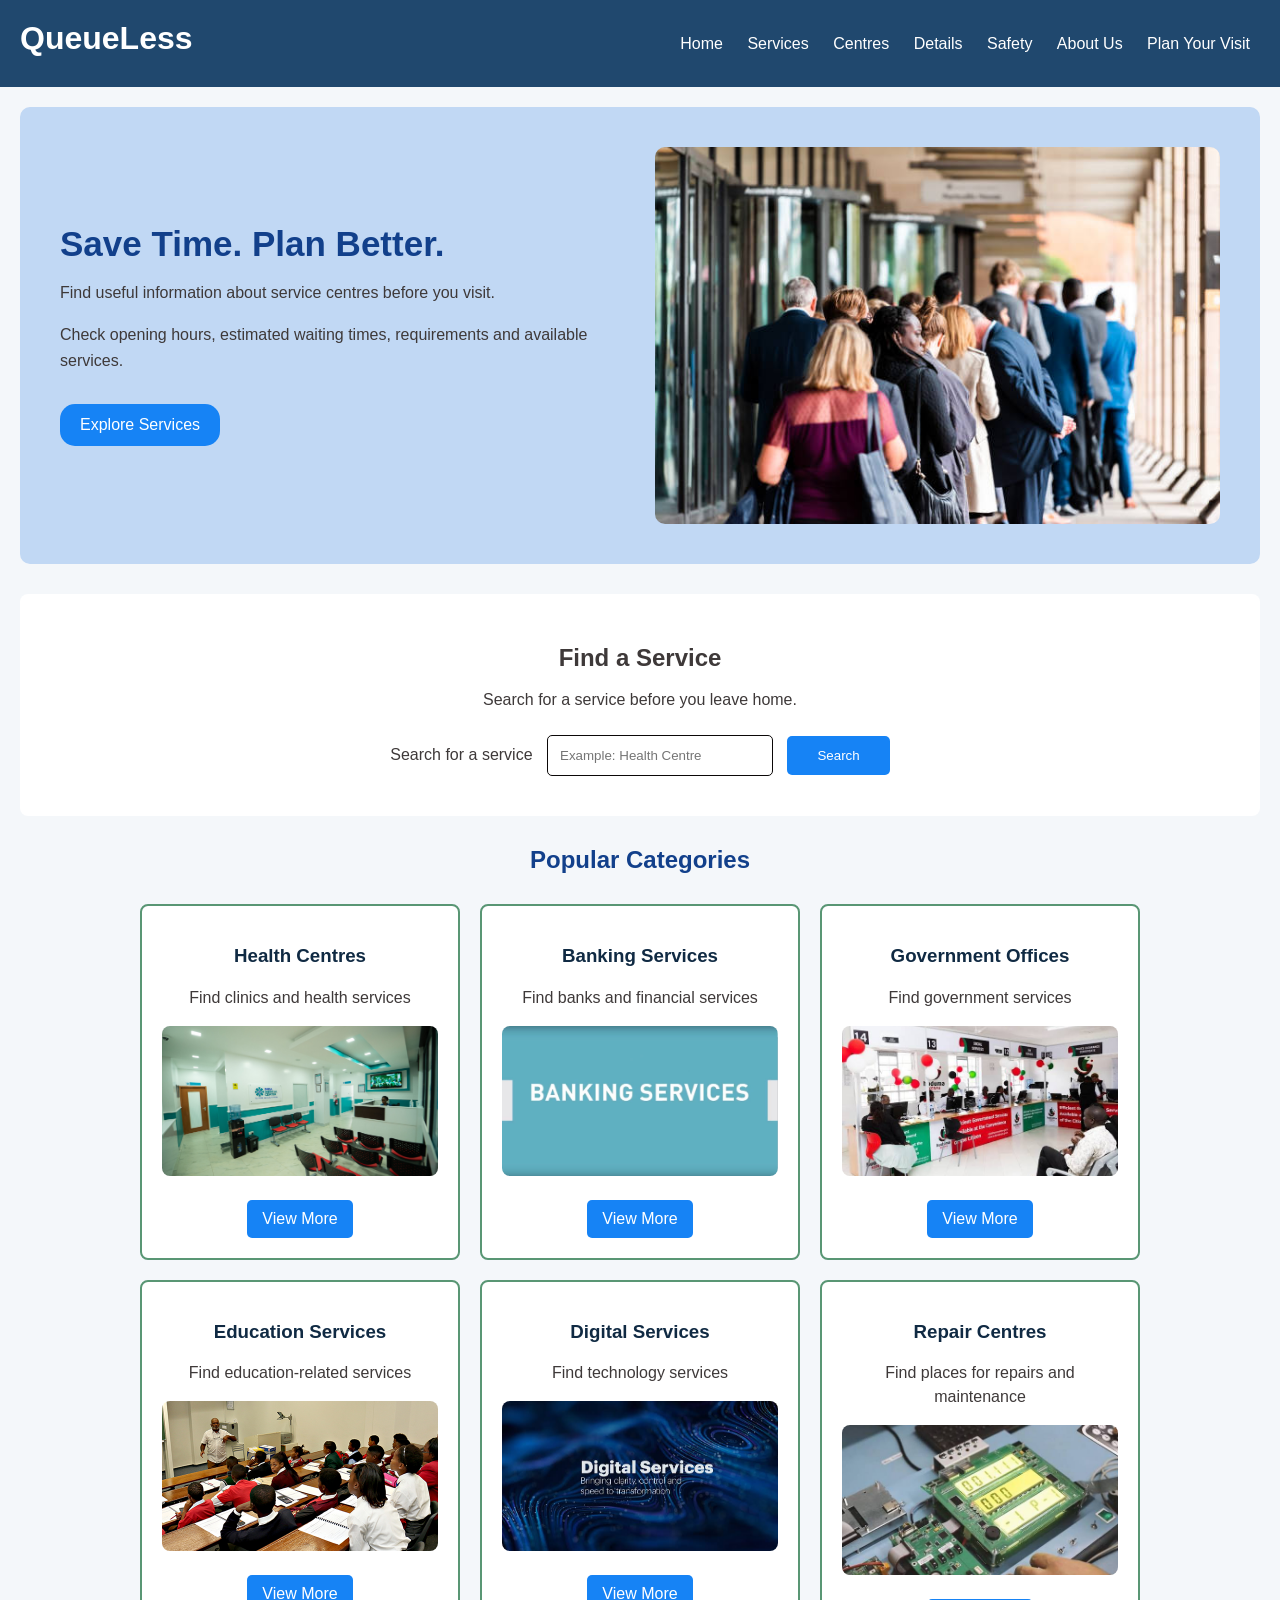
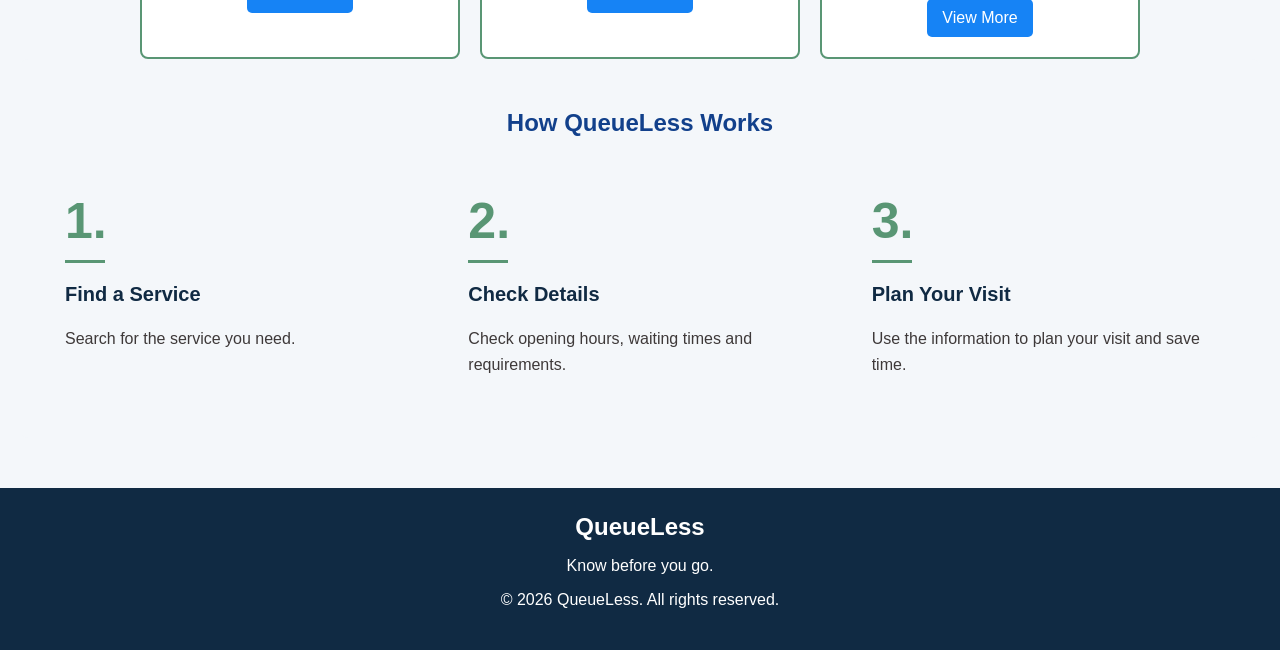
<file: index.html>
<!DOCTYPE html>
<html lang="en">

<head>
    <meta charset="UTF-8">
    <meta name="viewport" content="width=device-width, initial-scale=1.0">
    <title>Queueless homepage</title>
    <link rel="stylesheet" href="style.css">
</head>

<body>
    <header>
        <h1>QueueLess</h1>
        <nav>
            <a href="index.html">Home</a>
            <a href="services.html">Services</a>
            <a href="centres.html">Centres</a>
            <a href="details.html">Details</a>
            <a href="safety.html">Safety</a>
            <a href="about.html">About Us</a>
            <a href="plan-visit.html">Plan Your Visit</a>

        </nav>
    </header>

    <main>
        <section id="hero">
            <div class="hero-text">
                <h2>Save Time. Plan Better.</h2>
                <p> Find useful information about service centres before you visit. </p>
                <p> Check opening hours, estimated waiting times, requirements and available services. </p>
                <a href="services.html">Explore Services</a>
            </div>

            <div class="hero-image">
                <img src="images/queueless 1.jpg" alt="visitors in a long queue waiting to be served">
            </div>
        </section>

        <section id="search">
            <h2>Find a Service</h2>
            <p> Search for a service before you leave home. </p>
            <form>
                <label for="service-search"> Search for a service </label>
                <input type="text" id="service-search" placeholder="Example: Health Centre">
                <button type="submit">Search</button>
            </form>
        </section>

        <!-- POPULAR CATEGORIES -->
        <section id="categories">

            <h2>Popular Categories</h2>

            <div class="category-container">

                <div class="category-card">
                    <h3>Health Centres</h3>
                    <p>Find clinics and health services</p>
                    <img src="images/queueless 3.jpg" alt="health centre">
                    <a href="health-centres.html">View More</a>
                </div>

                <div class="category-card">
                    <h3>Banking Services</h3>
                    <p>Find banks and financial services</p>
                    <img src="images/queueless 4.jpg" alt="bankig services">
                    <a href="details.html">View More</a>
                </div>

                <div class="category-card">
                    <h3>Government Offices</h3>
                    <p>Find government services</p>
                    <img src="images/queueless 5.jpg" alt="government offices">
                    <a href="details.html">View More</a>
                </div>

                <div class="category-card">
                    <h3>Education Services</h3>
                    <p>Find education-related services</p>
                    <img src="images/queueless 6.jpg" alt="education services">
                    <a href="details.html">View More</a>
                </div>

                <div class="category-card">
                    <h3>Digital Services</h3>
                    <p>Find technology services</p>
                    <img src="images/queueless 7.jpg" alt="digital services">
                    <a href="details.html">View More</a>
                </div>

                <div class="category-card">
                    <h3>Repair Centres</h3>
                    <p>Find places for repairs and maintenance</p>
                    <img src="images/queueless 8.jpg" alt="repair centres">
                    <a href="details.html">View More</a>
                </div>

            </div>

        </section>


        <section id="how-it-works">
            <h2>How QueueLess Works</h2>

            <div class="steps">

                <div class="step">
                    <span class="step-number">1.</span>
                    <h3>Find a Service</h3>
                    <p>Search for the service you need.</p>
                </div>

                <div class="step">
                    <span class="step-number">2.</span>
                    <h3>Check Details</h3>
                    <p>Check opening hours, waiting times and requirements.</p>
                </div>

                <div class="step">
                    <span class="step-number">3.</span>
                    <h3>Plan Your Visit</h3>
                    <p>Use the information to plan your visit and save time.</p>
                </div>

            </div>
        </section>
    </main>

    <footer>
        <h2>QueueLess</h2>
        <p> Know before you go. </p>
        <p> &copy; 2026 QueueLess. All rights reserved. </p>
    </footer>
</body>

</html>
</file>
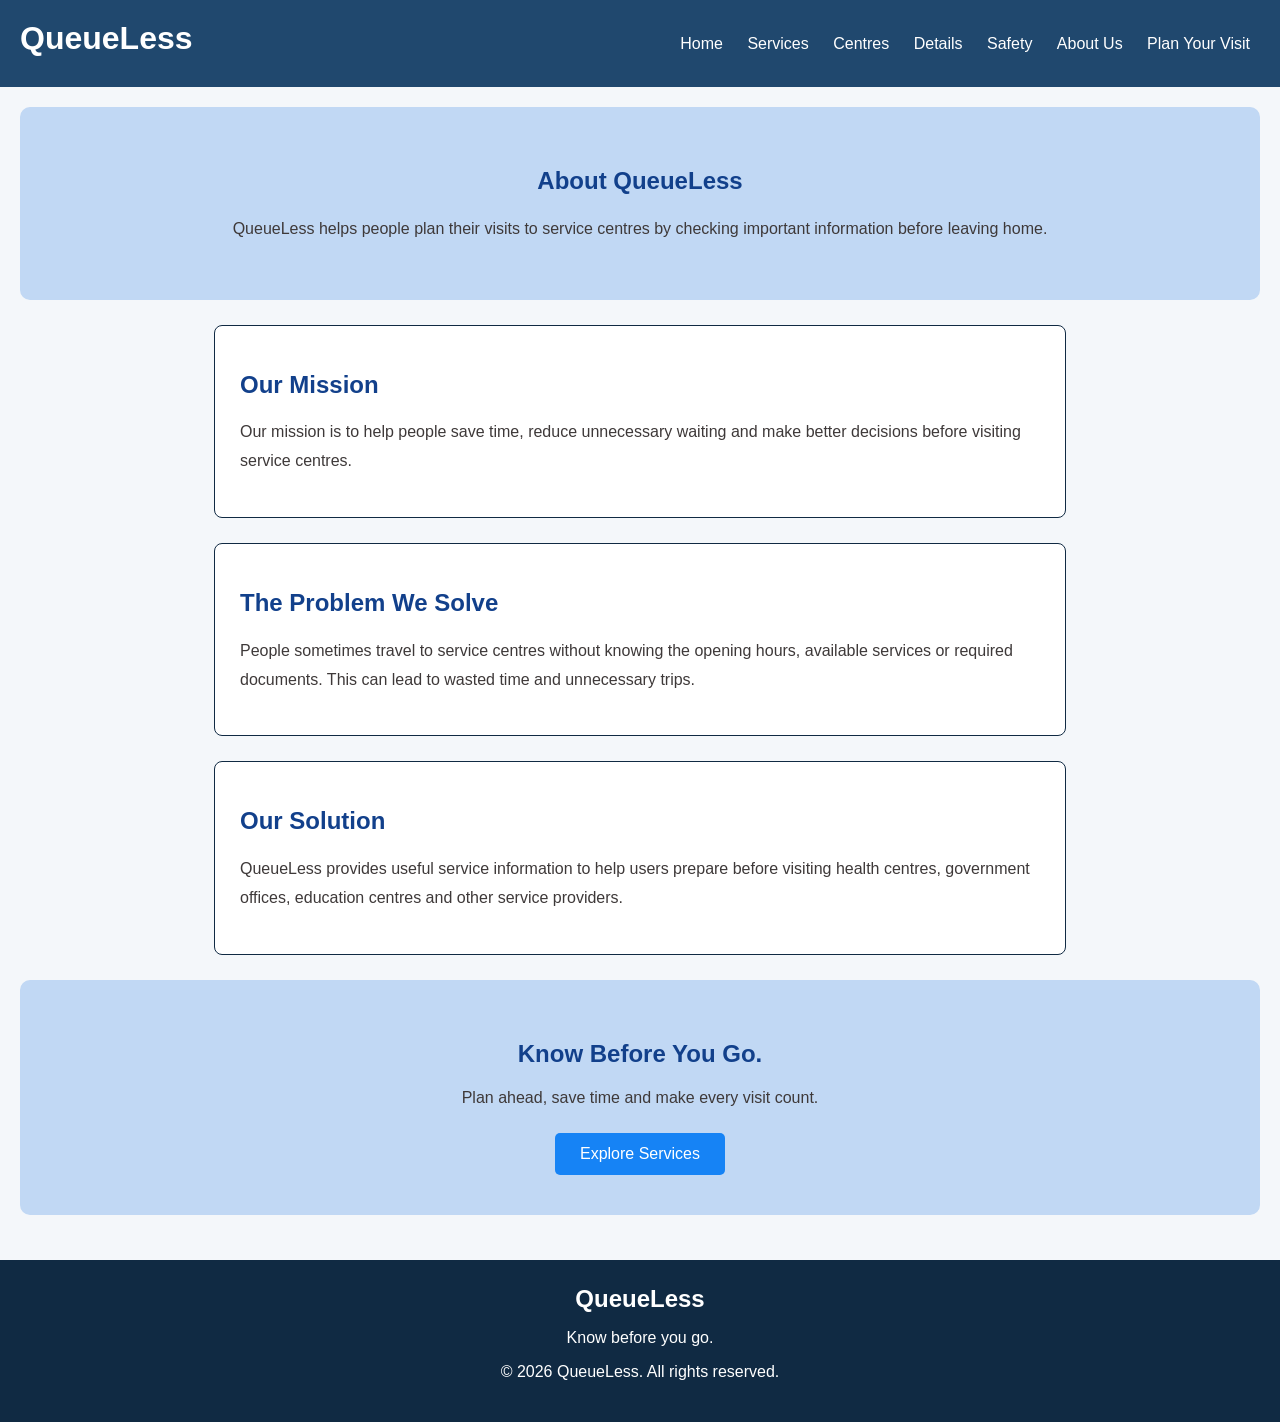
<file: about.html>
<!DOCTYPE html>
<html lang="en">

<head>
    <meta charset="UTF-8">
    <meta name="viewport" content="width=device-width, initial-scale=1.0">
    <title>About Us | QueueLess</title>
    <link rel="stylesheet" href="about.css">
</head>

<body> <!-- HEADER -->
    <header>
        <h1>QueueLess</h1>
        <nav>
            <a href="index.html">Home</a>
            <a href="services.html">Services</a>
            <a href="centres.html">Centres</a>
            <a href="details.html">Details</a>
            <a href="safety.html">Safety</a>
            <a href="about.html">About Us</a>
            <a href="plan-visit.html">Plan Your Visit</a>
        </nav>
    </header>
    <main>
        <!-- ABOUT INTRODUCTION -->
        <section id="about-intro">
            <h2>About QueueLess</h2>
            <p> QueueLess helps people plan their visits to service centres by checking important information before
                leaving home. </p>
        </section>

        <section class="about-section">
            <h2>Our Mission</h2>
            <p> Our mission is to help people save time, reduce unnecessary waiting and make better decisions before
                visiting service centres. </p>
        </section>

        <section class="about-section">
            <h2>The Problem We Solve</h2>
            <p> People sometimes travel to service centres without knowing the opening hours, available services or
                required documents. This can lead to wasted time and unnecessary trips. </p>
        </section>

        <section class="about-section">
            <h2>Our Solution</h2>
            <p> QueueLess provides useful service information to help users prepare before visiting health centres,
                government offices, education centres and other service providers. </p>
        </section>

        <section id="about-slogan">
            <h2>Know Before You Go.</h2>
            <p> Plan ahead, save time and make every visit count. </p>
            <a href="services.html">Explore Services</a>
        </section>
    </main>

    <footer>
        <h2>QueueLess</h2>
        <p>Know before you go.</p>
        <p>&copy; 2026 QueueLess. All rights reserved.</p>
    </footer>
    
    </body>

</html>
</file>
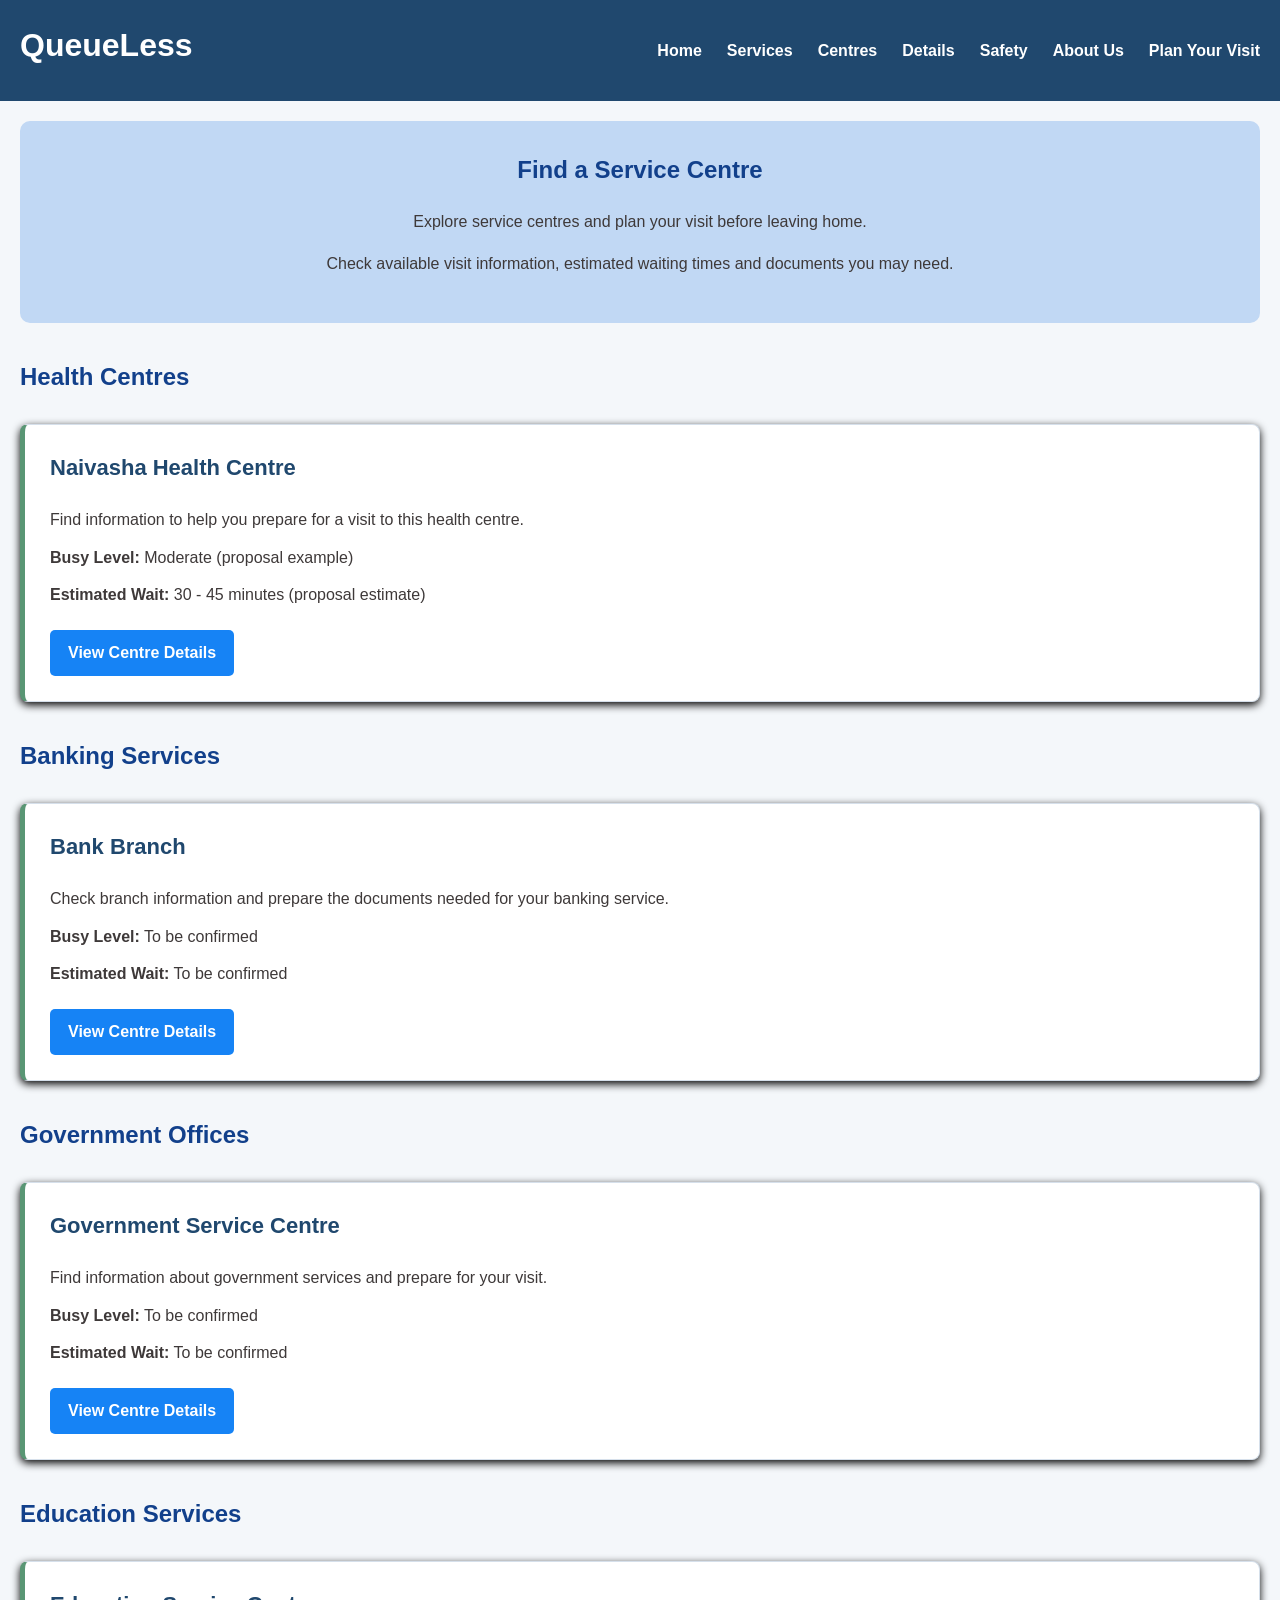
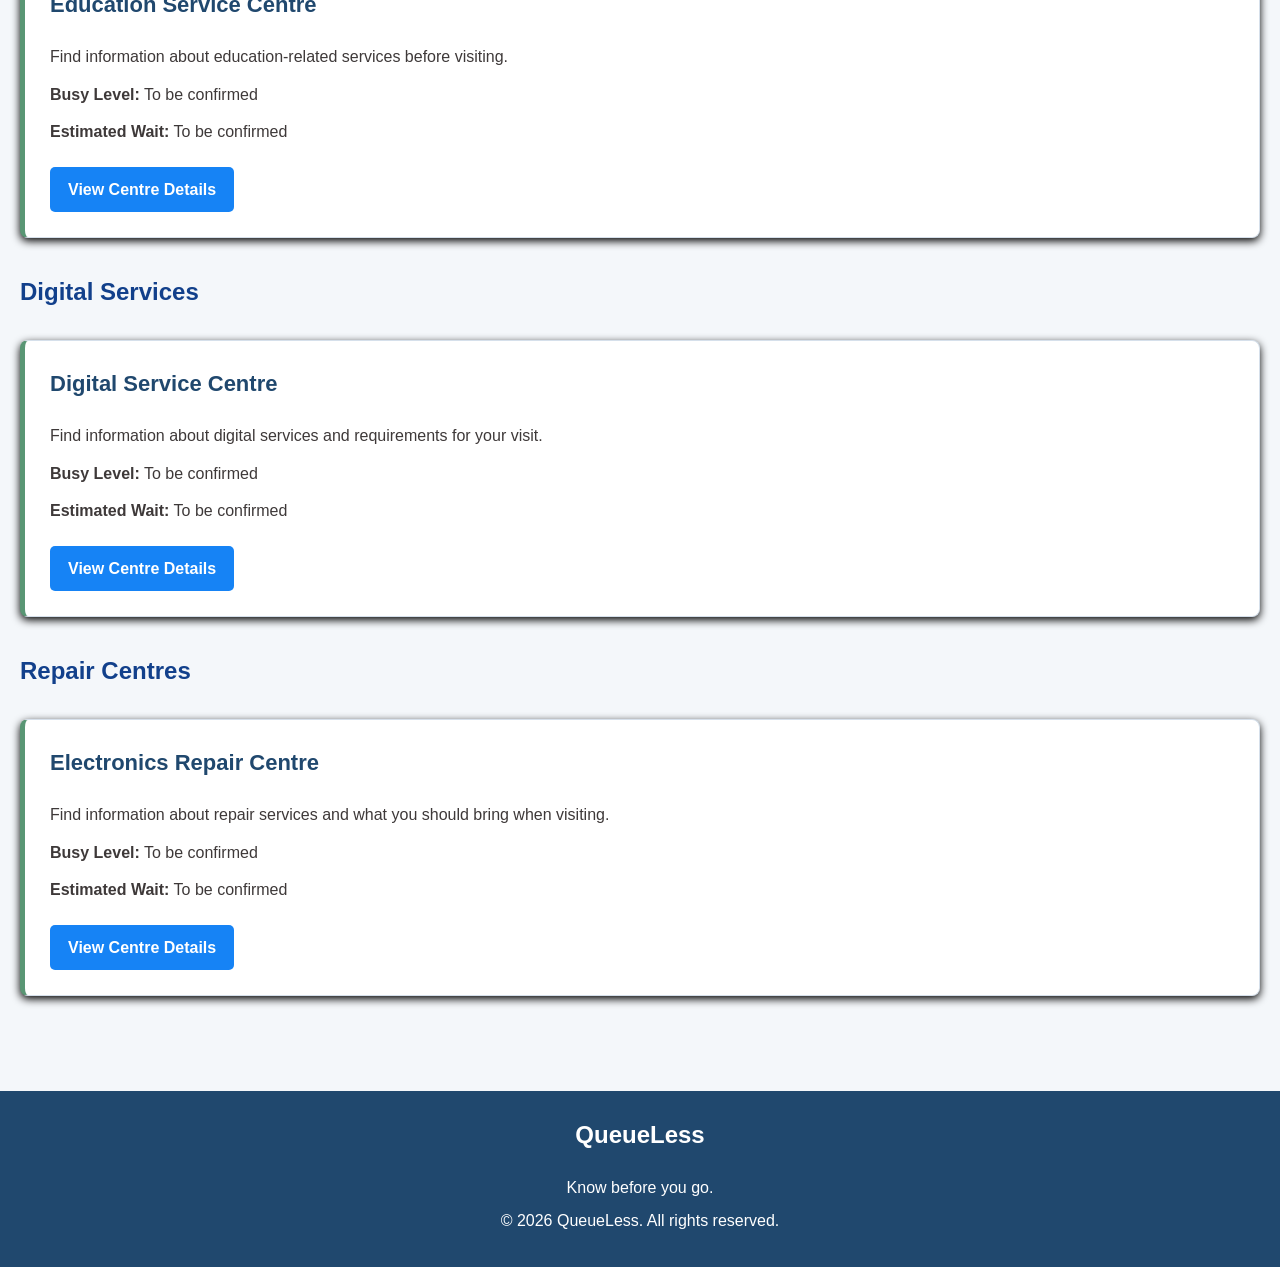
<file: centres.html>
<!DOCTYPE html>
<html lang="en">

<head>
    <meta charset="UTF-8">
    <meta name="viewport" content="width=device-width, initial-scale=1.0">

    <title>Service Centres | QueueLess</title>
    <link rel="stylesheet" href="centres.css">
</head>

<body>

    <!-- Header -->
    <header>
        <h1>QueueLess</h1>
        

        <nav>
            <a href="index.html">Home</a>
            <a href="services.html">Services</a>
            <a href="centres.html">Centres</a>
            <a href="details.html">Details</a>
            <a href="safety.html">Safety</a>
            <a href="about.html">About Us</a>
            <a href="plan-visit.html">Plan Your Visit</a>
        </nav>
    </header>
    <main>

        <!-- Page Introduction -->
        <section>
            <h1>Find a Service Centre</h1>

            <p>
                Explore service centres and plan your visit before
                leaving home.
            </p>

            <p>
                Check available visit information, estimated waiting
                times and documents you may need.
            </p>
        </section>

        <!-- Health Centres -->
        <section>

            <h2>Health Centres</h2>

            <article>
                <h3>Naivasha Health Centre</h3>

                <p>
                    Find information to help you prepare for a visit
                    to this health centre.
                </p>

                <p><strong>Busy Level:</strong> Moderate (proposal example)</p>

                <p>
                    <strong>Estimated Wait:</strong>
                    30 - 45 minutes (proposal estimate)
                </p>

                <a href="health-centre.html">View Centre Details</a>
            </article>

        </section>

          <!-- Banking Centres -->
        <section>
            <h2>Banking Services</h2>

            <article>
                <h3>Bank Branch</h3>

                <p>
                    Check branch information and prepare the documents
                    needed for your banking service.
                </p>

                <p><strong>Busy Level:</strong> To be confirmed</p>

                <p><strong>Estimated Wait:</strong> To be confirmed</p>

                <a href="bank-details.html">View Centre Details</a>
            </article>
        </section>

          <!-- Government Offices -->
        <section>
            <h2>Government Offices</h2>

            <article>
                <h3>Government Service Centre</h3>

                <p>
                    Find information about government services and
                    prepare for your visit.
                </p>

                <p><strong>Busy Level:</strong> To be confirmed</p>

                <p><strong>Estimated Wait:</strong> To be confirmed</p>

                <a href="government-details.html">View Centre Details</a>
            </article>
        </section>

         <!-- Education Services -->
        <section>
            <h2>Education Services</h2>

            <article>
                <h3>Education Service Centre</h3>

                <p>
                    Find information about education-related services
                    before visiting.
                </p>

                <p><strong>Busy Level:</strong> To be confirmed</p>

                <p><strong>Estimated Wait:</strong> To be confirmed</p>

                <a href="education-details.html">View Centre Details</a>
            </article>
        </section>

         <!-- Digital Services -->
        <section>
            <h2>Digital Services</h2>

            <article>
                <h3>Digital Service Centre</h3>

                <p>
                    Find information about digital services and
                    requirements for your visit.
                </p>

                <p><strong>Busy Level:</strong> To be confirmed</p>

                <p><strong>Estimated Wait:</strong> To be confirmed</p>

                <a href="digital-details.html">View Centre Details</a>
            </article>
        </section>

          <!-- Repair Centres -->
        <section>
            <h2>Repair Centres</h2>

            <article>
                <h3>Electronics Repair Centre</h3>

                <p>
                    Find information about repair services and what
                    you should bring when visiting.
                </p>

                <p><strong>Busy Level:</strong> To be confirmed</p>

                <p><strong>Estimated Wait:</strong> To be confirmed</p>

                <a href="repair-details.html">View Centre Details</a>
            </article>
        </section>

    </main>

      <!-- Footer -->
    <footer>
        <h2>QueueLess</h2>
        <p>Know before you go.</p>
        <p>&copy; 2026 QueueLess. All rights reserved.</p>
    </footer>

</body>

</html>
</file>
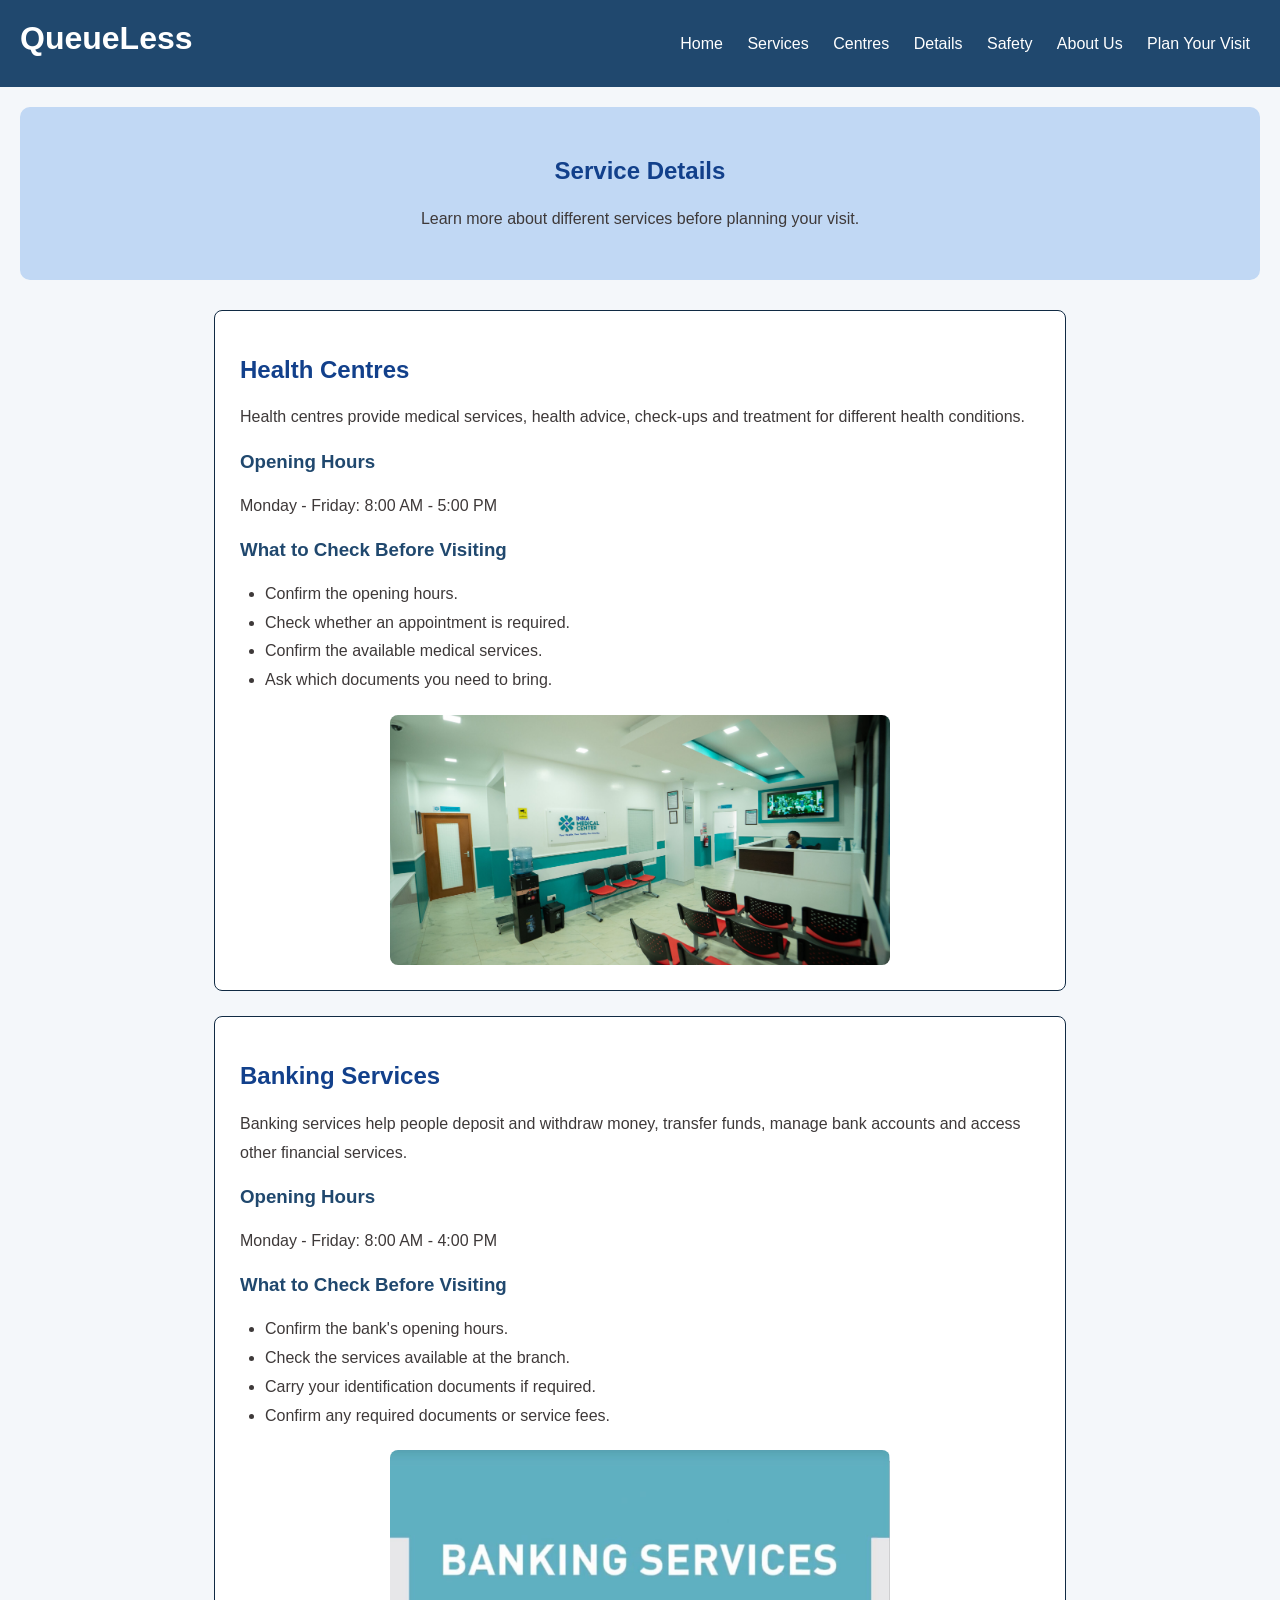
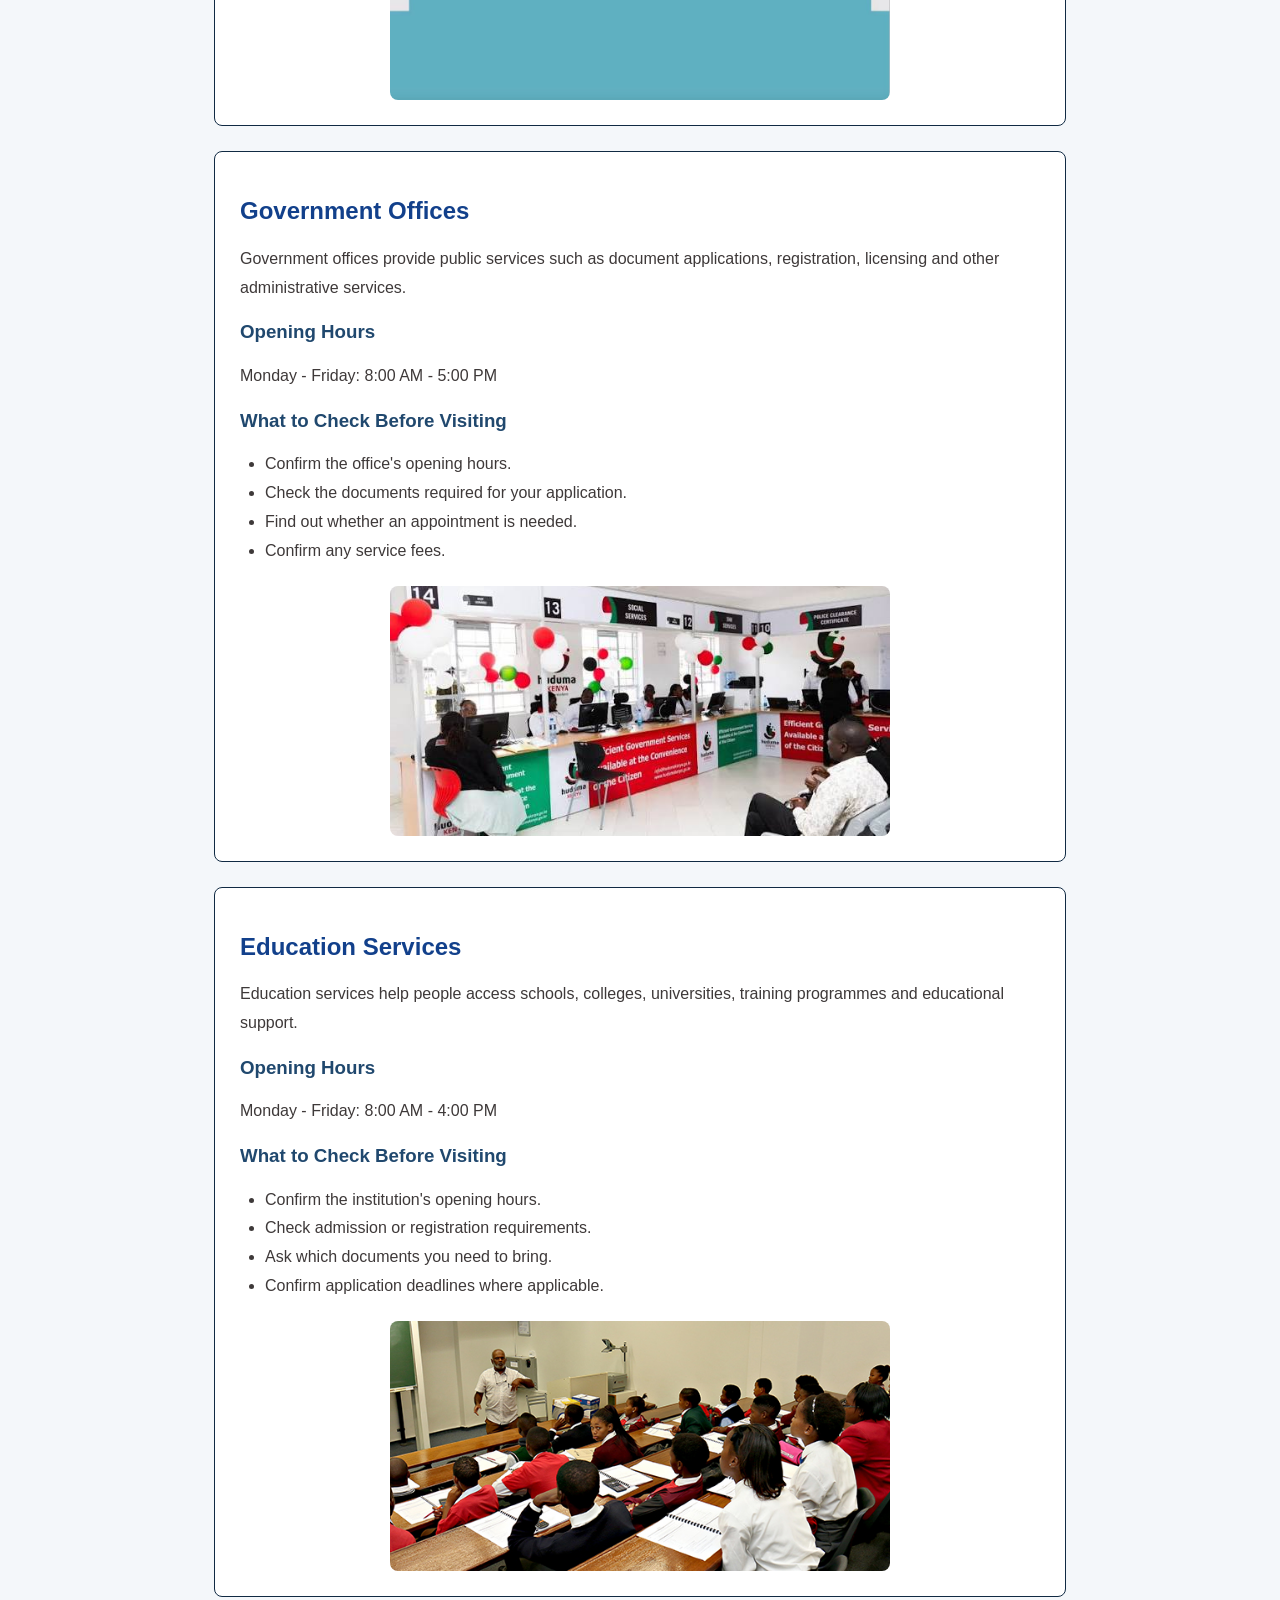
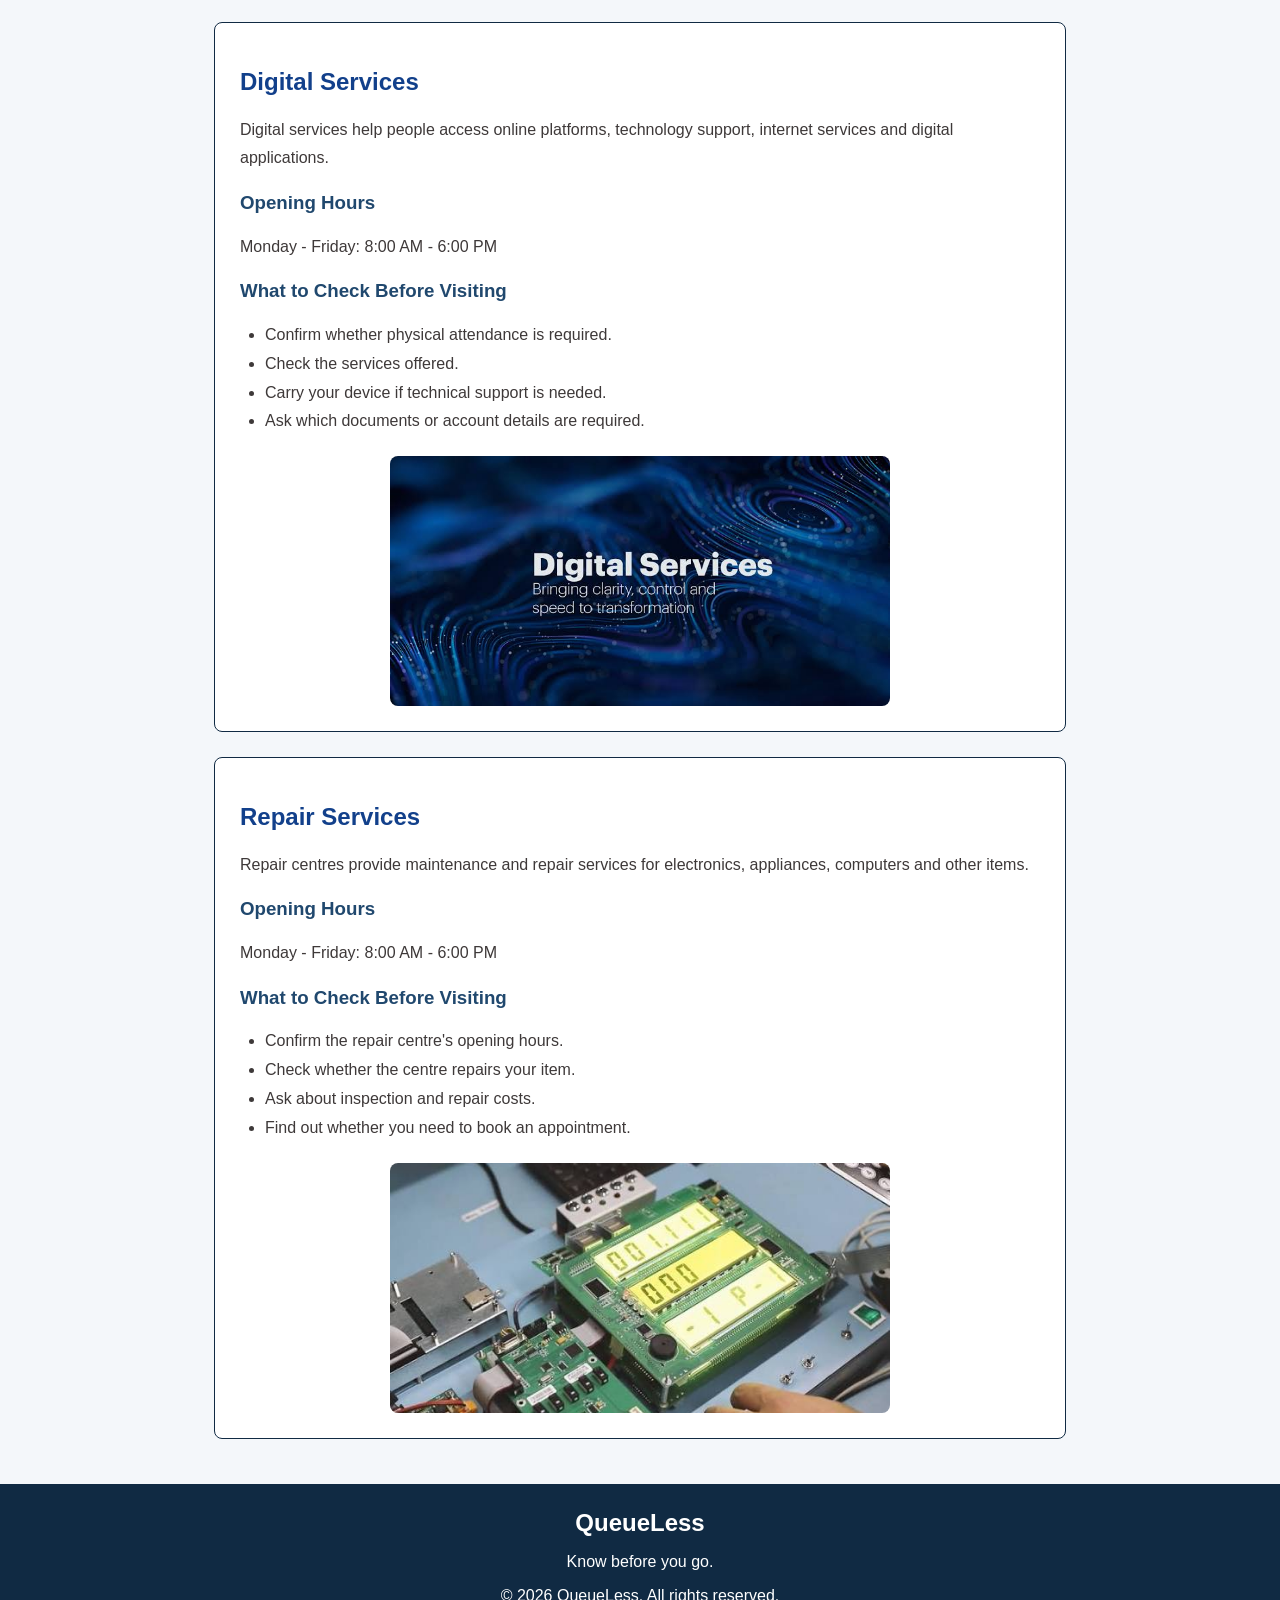
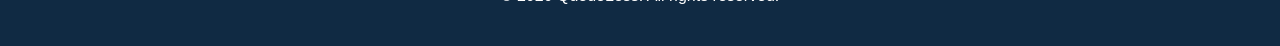
<file: details.html>
<!DOCTYPE html>
<html lang="en">

<head>
    <meta charset="UTF-8">
    <meta name="viewport" content="width=device-width, initial-scale=1.0">
    <title>Service Details  |  QueueLess </title>
    <link rel="stylesheet" href="details.css">
</head>

<body>
    <header>
        <h1>QueueLess</h1>
        <nav>
            <a href="index.html">Home</a>
            <a href="services.html">Services</a>
            <a href="centres.html">Centres</a>
            <a href="details.html">Details</a>
            <a href="safety.html">Safety</a>
            <a href="about.html">About Us</a>
            <a href="plan-visit.html">Plan Your Visit</a>
        </nav>
    </header>
    <main>
        <section id="details-introduction">
            <h2>Service Details</h2>
            <p>Learn more about different services before planning your visit.</p>
        </section>

        <!-- health centres -->

        <section id="health-centres">
            <h2>Health Centres</h2>
            <p> Health centres provide medical services, health advice, check-ups and treatment for different health
                conditions. </p>

            <h3>Opening Hours</h3>
            <p>Monday - Friday: 8:00 AM - 5:00 PM</p>

            <h3>What to Check Before Visiting</h3>
            <ul>
                <li>Confirm the opening hours.</li>
                <li>Check whether an appointment is required.</li>
                <li>Confirm the available medical services.</li>
                <li>Ask which documents you need to bring.</li>
            </ul>
            <img src="images/queueless 3.jpg" alt="health centre">
        </section>

        <!-- banking services -->

        <section id="banking-services">
            <h2>Banking Services</h2>
            <p>
                Banking services help people deposit and withdraw money, transfer funds,
                manage bank accounts and access other financial services.
            </p>

            <h3>Opening Hours</h3>
            <p>Monday - Friday: 8:00 AM - 4:00 PM</p>

            <h3>What to Check Before Visiting</h3>
            <ul>
                <li>Confirm the bank's opening hours.</li>
                <li>Check the services available at the branch.</li>
                <li>Carry your identification documents if required.</li>
                <li>Confirm any required documents or service fees.</li>
            </ul>

            <img src="images/queueless 4.jpg" alt="Banking services">
        </section>

        <!-- government services -->

        <section id="government-offices">
            <h2>Government Offices</h2>
            <p> Government offices provide public services such as document applications, registration, licensing and
                other administrative services. </p>

            <h3>Opening Hours</h3>
            <p>Monday - Friday: 8:00 AM - 5:00 PM </p>

            <h3>What to Check Before Visiting</h3>
            <ul>
                <li>Confirm the office's opening hours.</li>
                <li>Check the documents required for your application.</li>
                <li>Find out whether an appointment is needed.</li>
                <li>Confirm any service fees.</li>
            </ul>
            <img src="images/queueless 5.jpg" alt="government offices">
        </section>

        <!-- education services -->

        <section id="education-services">
            <h2>Education Services</h2>
            <p>Education services help people access schools, colleges, universities, training programmes and
                educational support.</p>

            <h3>Opening Hours</h3>
            <p>Monday - Friday: 8:00 AM - 4:00 PM</p>

            <h3>
                <h3>What to Check Before Visiting</h3>
                <ul>
                    <li>Confirm the institution's opening hours.</li>
                    <li>Check admission or registration requirements.</li>
                    <li>Ask which documents you need to bring.</li>
                    <li>Confirm application deadlines where applicable.</li>
                </ul>
                <img src="images/queueless 6.jpg" alt="education services">
        </section>

        <!-- digital services -->

        <section id="digital-services">
            <h2>Digital Services</h2>
            <p> Digital services help people access online platforms, technology support, internet services and digital
                applications. </p>

            <h3>Opening Hours</h3>
            <p>Monday - Friday: 8:00 AM - 6:00 PM</p>

            <h3>What to Check Before Visiting</h3>
            <ul>
                <li>Confirm whether physical attendance is required.</li>
                <li>Check the services offered.</li>
                <li>Carry your device if technical support is needed.</li>
                <li>Ask which documents or account details are required.</li>
            </ul>
            <img src="images/queueless 7.jpg" alt="digital services">
        </section>

        <!-- repair services -->

        <section id="repair-services">
            <h2>Repair Services</h2>
            <p>Repair centres provide maintenance and repair services for electronics, appliances, computers and other items.</p>

            <h3>Opening Hours</h3>
            <p>Monday - Friday: 8:00 AM - 6:00 PM</p>

            <h3>What to Check Before Visiting</h3>
            <ul>
                <li>Confirm the repair centre's opening hours.</li>
                <li>Check whether the centre repairs your item.</li>
                <li>Ask about inspection and repair costs.</li>
                <li>Find out whether you need to book an appointment.</li>
            </ul>
            <img src="images/queueless 8.jpg" alt="repair services">
        </section>

    </main>

    <footer>
        <h2>QueueLess</h2>
        <p>Know before you go.</p>
        <p>&copy; 2026 QueueLess. All rights reserved.</p>
    </footer>
</body>

</html>
</file>
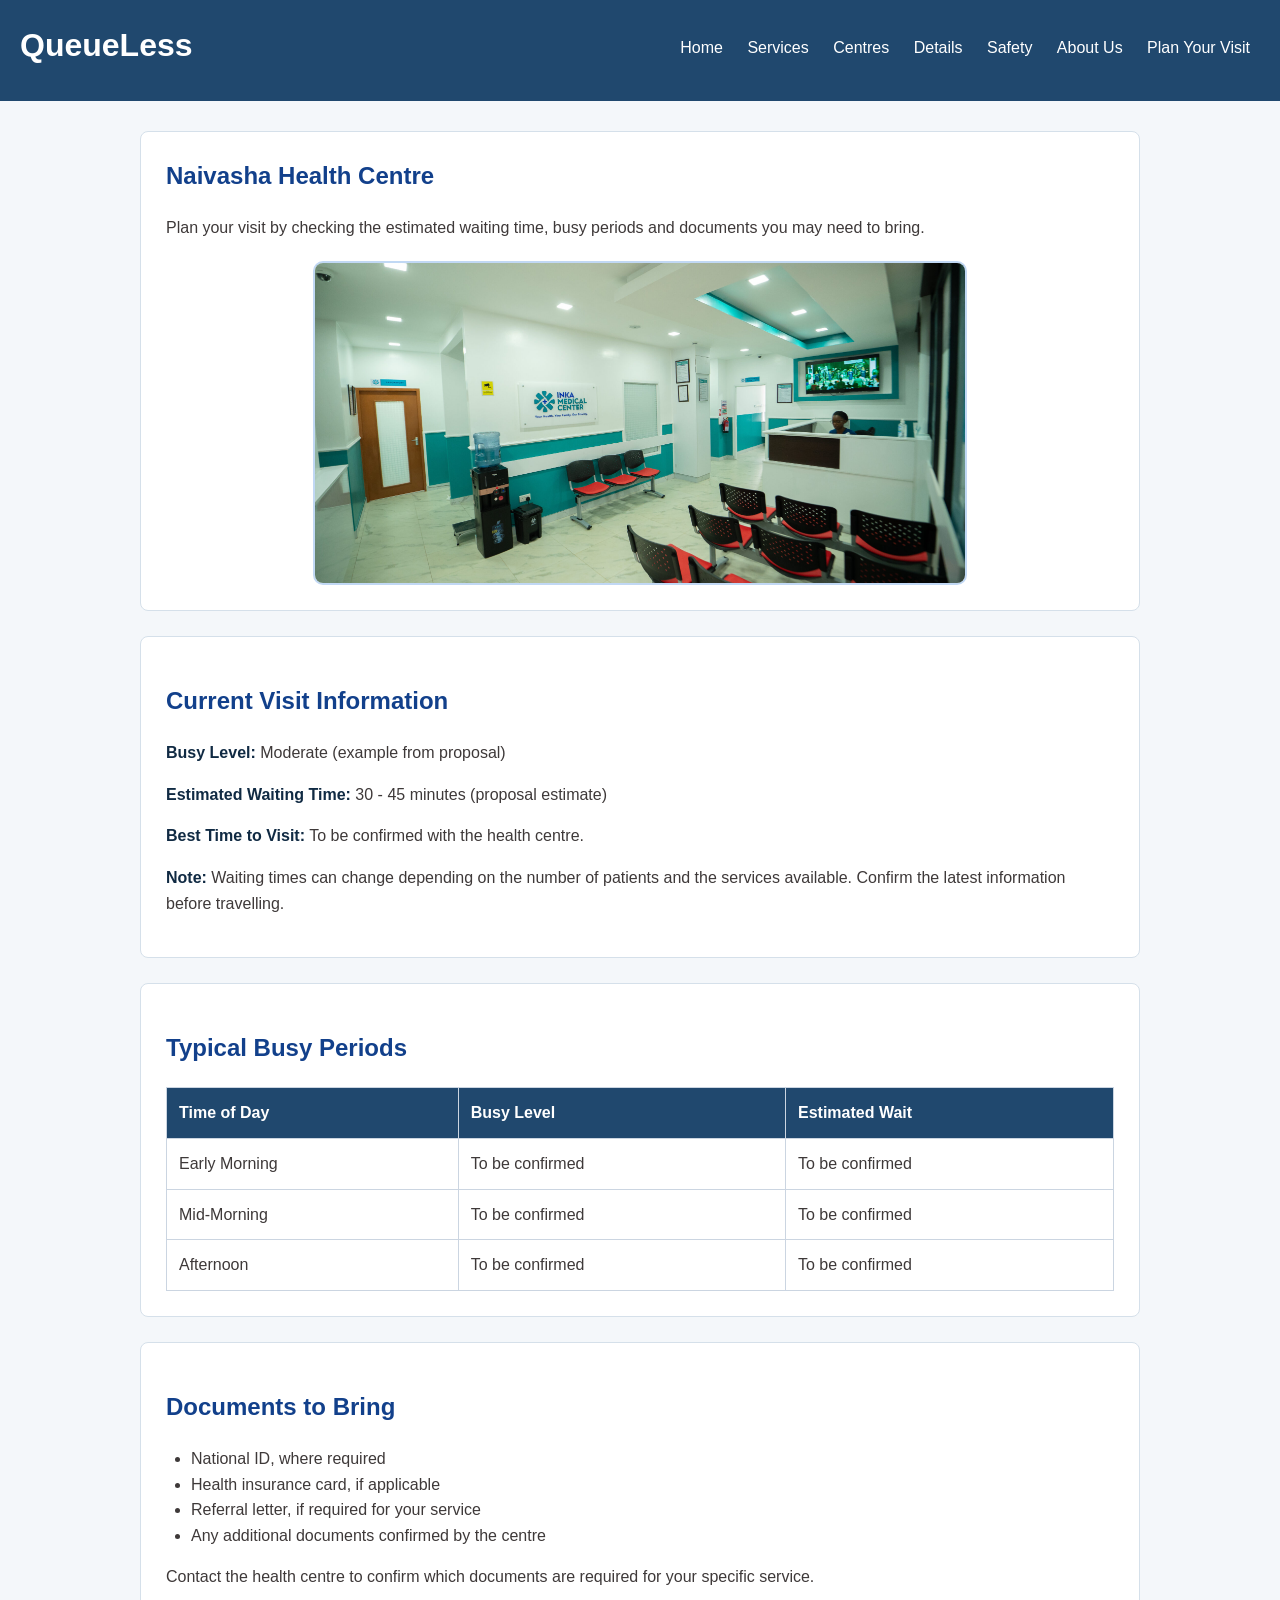
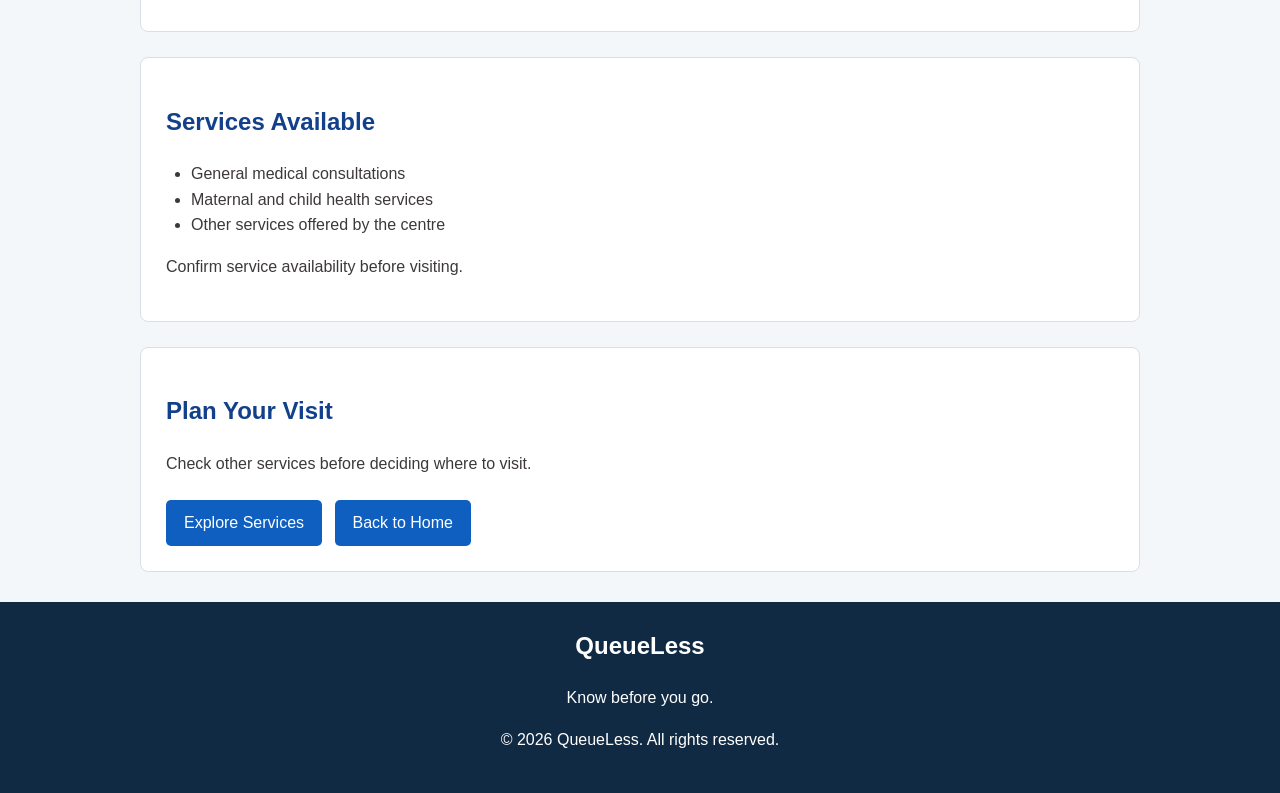
<file: health-centre.html>
<!DOCTYPE html>
<html lang="en">

<head>
    <meta charset="UTF-8">
    <meta name="viewport" content="width=device-width, initial-scale=1.0">
    <title>Naivasha Health Centre | QueueLess</title>
    <link rel="stylesheet" href="health-centre.css">
</head>

<body>
    <header>
        <h1>QueueLess</h1>
        <nav>
            <a href="index.html">Home</a>
            <a href="services.html">Services</a>
            <a href="centres.html">Centres</a>
            <a href="details.html">Details</a>
            <a href="safety.html">Safety</a>
            <a href="about.html">About Us</a>
            <a href="plan-visit.html">Plan Your Visit</a>
        </nav>
    </header>
    <main>

        <section>
            <h1>Naivasha Health Centre</h1>

            <p>
                Plan your visit by checking the estimated waiting time,
                busy periods and documents you may need to bring.
            </p>
            <img src="images/queueless 3.jpg" alt="health centre">
        </section>

        <section>
            <h2>Current Visit Information</h2>

            <p><strong>Busy Level:</strong> Moderate (example from proposal)</p>

            <p><strong>Estimated Waiting Time:</strong> 30 - 45 minutes (proposal estimate)</p>

            <p>
                <strong>Best Time to Visit:</strong>
                To be confirmed with the health centre.
            </p>

            <p>
                <strong>Note:</strong> Waiting times can change depending
                on the number of patients and the services available.
                Confirm the latest information before travelling.
            </p>
        </section>

        <section>
            <h2>Typical Busy Periods</h2>

            <table>
                <thead>
                    <tr>
                        <th>Time of Day</th>
                        <th>Busy Level</th>
                        <th>Estimated Wait</th>
                    </tr>
                </thead>

                <tbody>
                    <tr>
                        <td>Early Morning</td>
                        <td>To be confirmed</td>
                        <td>To be confirmed</td>
                    </tr>

                    <tr>
                        <td>Mid-Morning</td>
                        <td>To be confirmed</td>
                        <td>To be confirmed</td>
                    </tr>

                    <tr>
                        <td>Afternoon</td>
                        <td>To be confirmed</td>
                        <td>To be confirmed</td>
                    </tr>
                </tbody>
            </table>
        </section>

        <section>
            <h2>Documents to Bring</h2>

            <ul>
                <li>National ID, where required</li>
                <li>Health insurance card, if applicable</li>
                <li>Referral letter, if required for your service</li>
                <li>Any additional documents confirmed by the centre</li>
            </ul>

            <p>
                Contact the health centre to confirm which documents
                are required for your specific service.
            </p>
        </section>

        <section>
            <h2>Services Available</h2>

            <ul>
                <li>General medical consultations</li>
                <li>Maternal and child health services</li>
                <li>Other services offered by the centre</li>
            </ul>

            <p>Confirm service availability before visiting.</p>
        </section>

        <section>
            <h2>Plan Your Visit</h2>

            <p>
                Check other services before deciding where to visit.
            </p>

            <a href="services.html">Explore Services</a>
            <a href="index.html">Back to Home</a>
        </section>

    </main>

    <footer>
        <h2>QueueLess</h2>
        <p>Know before you go.</p>
        <p>&copy; 2026 QueueLess. All rights reserved.</p>
    </footer>

</body>

</html>
</file>
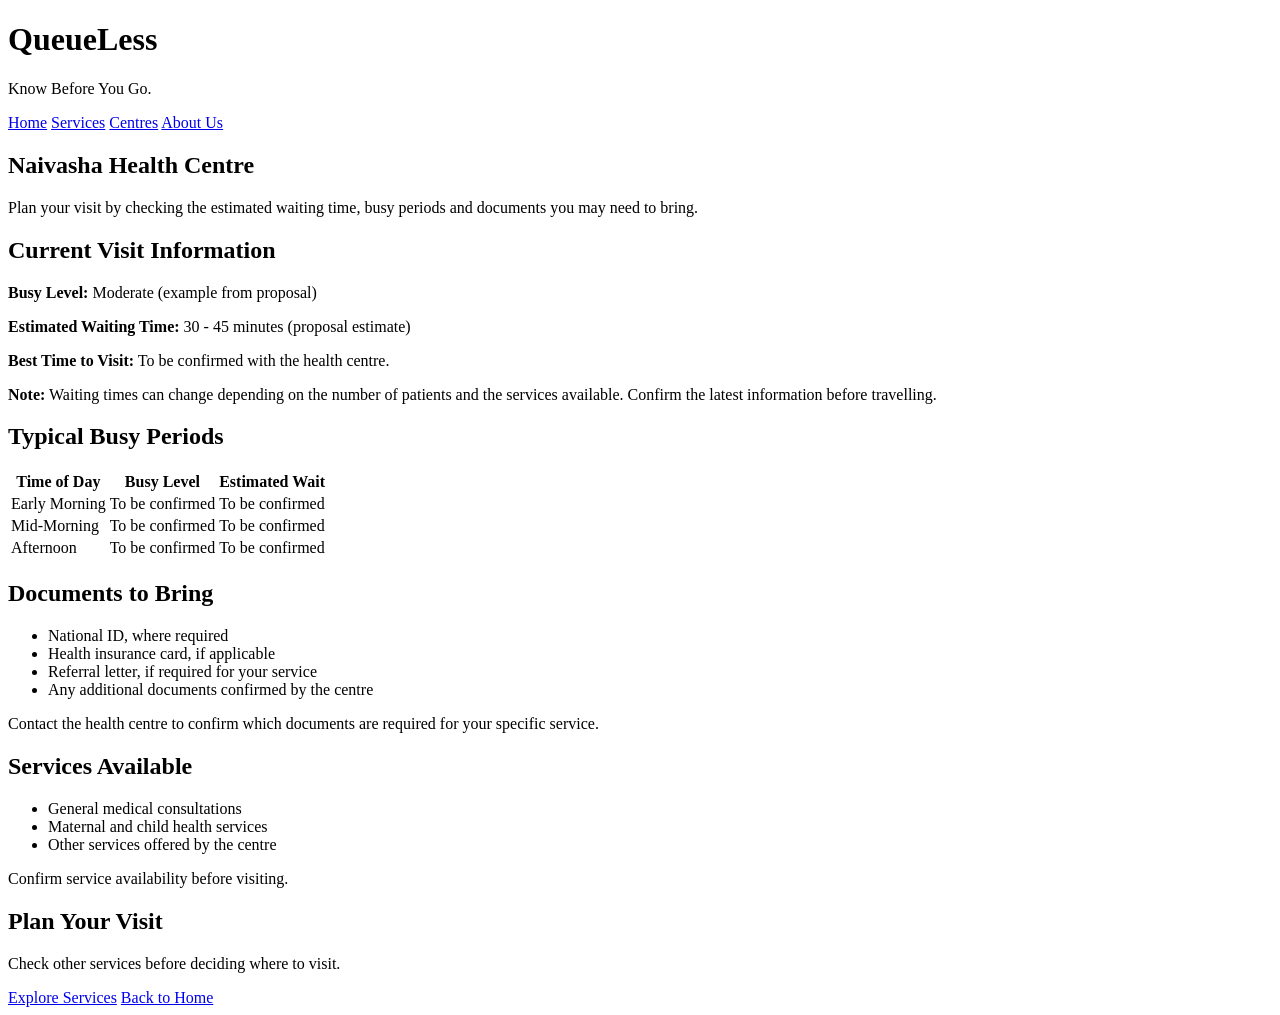
<file: healthcentre.html>
<!DOCTYPE html>
<html lang="en">

<head>
    <meta charset="UTF-8">
    <meta name="viewport" content="width=device-width, initial-scale=1.0">
    <title>Naivasha Health Centre | QueueLess</title>
</head>

<body>

    <!-- Header -->
    <header>
        <h1>QueueLess</h1>
        <p>Know Before You Go.</p>

        <!-- Navigation -->
        <nav>
            <a href="index.html">Home</a>
            <a href="services.html">Services</a>
            <a href="centres.html">Centres</a>
            <a href="about.html">About Us</a>
        </nav>
    </header>
    <main>

        <section>
            <h1>Naivasha Health Centre</h1>

            <p>
                Plan your visit by checking the estimated waiting time,
                busy periods and documents you may need to bring.
            </p>
        </section>

        <section>
            <h2>Current Visit Information</h2>

            <p><strong>Busy Level:</strong> Moderate (example from proposal)</p>

            <p><strong>Estimated Waiting Time:</strong> 30 - 45 minutes (proposal estimate)</p>

            <p>
                <strong>Best Time to Visit:</strong>
                To be confirmed with the health centre.
            </p>

            <p>
                <strong>Note:</strong> Waiting times can change depending
                on the number of patients and the services available.
                Confirm the latest information before travelling.
            </p>
        </section>
        <section>
            <h2>Typical Busy Periods</h2>

            <table>
                <thead>
                    <tr>
                        <th>Time of Day</th>
                        <th>Busy Level</th>
                        <th>Estimated Wait</th>
                    </tr>
                </thead>

                <tbody>
                    <tr>
                        <td>Early Morning</td>
                        <td>To be confirmed</td>
                        <td>To be confirmed</td>
                    </tr>

                    <tr>
                        <td>Mid-Morning</td>
                        <td>To be confirmed</td>
                        <td>To be confirmed</td>
                    </tr>

                    <tr>
                        <td>Afternoon</td>
                        <td>To be confirmed</td>
                        <td>To be confirmed</td>
                    </tr>
                </tbody>
            </table>
        </section>
        <section>
            <h2>Documents to Bring</h2>

            <ul>
                <li>National ID, where required</li>
                <li>Health insurance card, if applicable</li>
                <li>Referral letter, if required for your service</li>
                <li>Any additional documents confirmed by the centre</li>
            </ul>

            <p>
                Contact the health centre to confirm which documents
                are required for your specific service.
            </p>
        </section>
         <section>
            <h2>Services Available</h2>

            <ul>
                <li>General medical consultations</li>
                <li>Maternal and child health services</li>
                <li>Other services offered by the centre</li>
            </ul>

            <p>Confirm service availability before visiting.</p>
        </section>
        <section>
            <h2>Plan Your Visit</h2>

            <p>
                Check other services before deciding where to visit.
            </p>

            <a href="services.html">Explore Services</a>
            <a href="index.html">Back to Home</a>
        </section>

    </main>
</file>
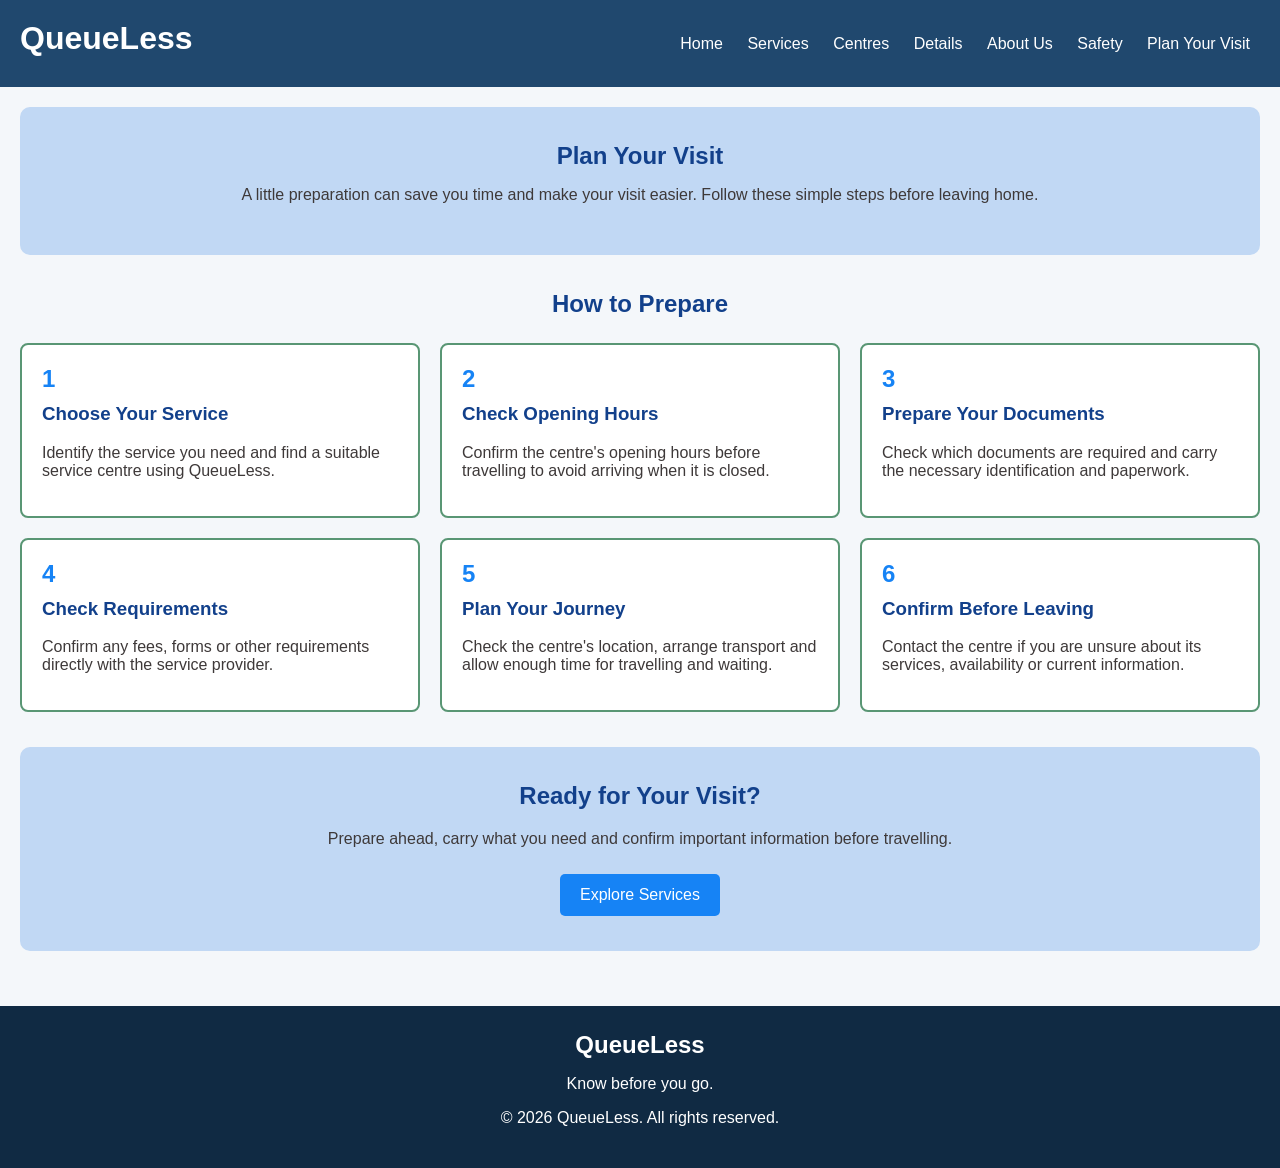
<file: plan-visit.html>
<!DOCTYPE html>
<html lang="en">

<head>
    <meta charset="UTF-8">
    <meta name="viewport" content="width=device-width, initial-scale=1.0">

    <title>Plan Your Visit | QueueLess</title>

    <link rel="stylesheet" href="plan-visit.css">
</head>

<body>

    <!-- Header -->
    <header>
        <h1>QueueLess</h1>

        <!-- Navigation -->
        <nav>
            <a href="index.html">Home</a>
            <a href="services.html">Services</a>
            <a href="centres.html">Centres</a>
            <a href="details.html">Details</a>
            <a href="about.html">About Us</a>
            <a href="safety.html">Safety</a>
            <a href="plan-visit.html">Plan Your Visit</a>
        </nav>
    </header>
     <!-- Main Content -->
    <main>

        <!-- Introduction Section -->
        <section id="visit-intro">
            <h2>Plan Your Visit</h2>

            <p>
                A little preparation can save you time and make your
                visit easier. Follow these simple steps before leaving home.
            </p>
        </section>
          <!-- Visit Planning Steps -->
        <section id="visit-steps">
            <h2>How to Prepare</h2>

            <div class="visit-container">

                <article class="visit-card">
                    <span class="step-number">1</span>
                    <h3>Choose Your Service</h3>
                    <p>
                        Identify the service you need and find a suitable
                        service centre using QueueLess.
                    </p>
                </article>

                <article class="visit-card">
                    <span class="step-number">2</span>
                    <h3>Check Opening Hours</h3>
                    <p>
                        Confirm the centre's opening hours before travelling
                        to avoid arriving when it is closed.
                    </p>
                </article>

                <article class="visit-card">
                    <span class="step-number">3</span>
                    <h3>Prepare Your Documents</h3>
                    <p>
                        Check which documents are required and carry the
                        necessary identification and paperwork.
                    </p>
                </article>

                <article class="visit-card">
                    <span class="step-number">4</span>
                    <h3>Check Requirements</h3>
                    <p>
                        Confirm any fees, forms or other requirements
                        directly with the service provider.
                    </p>
                </article>

                <article class="visit-card">
                    <span class="step-number">5</span>
                    <h3>Plan Your Journey</h3>
                    <p>
                        Check the centre's location, arrange transport
                        and allow enough time for travelling and waiting.
                    </p>
                </article>

                <article class="visit-card">
                    <span class="step-number">6</span>
                    <h3>Confirm Before Leaving</h3>
                    <p>
                        Contact the centre if you are unsure about its
                        services, availability or current information.
                    </p>
                </article>

            </div>
        </section>
         <!-- Visit Reminder -->
        <section id="visit-reminder">
            <h2>Ready for Your Visit?</h2>

            <p>
                Prepare ahead, carry what you need and confirm important
                information before travelling.
            </p>

            <a href="services.html">Explore Services</a>
        </section>

    </main>
     <!-- Footer -->
    <footer>
        <h2>QueueLess</h2>
        <p>Know before you go.</p>
        <p>&copy; 2026 QueueLess. All rights reserved.</p>
    </footer>

</body>

</html>
</file>
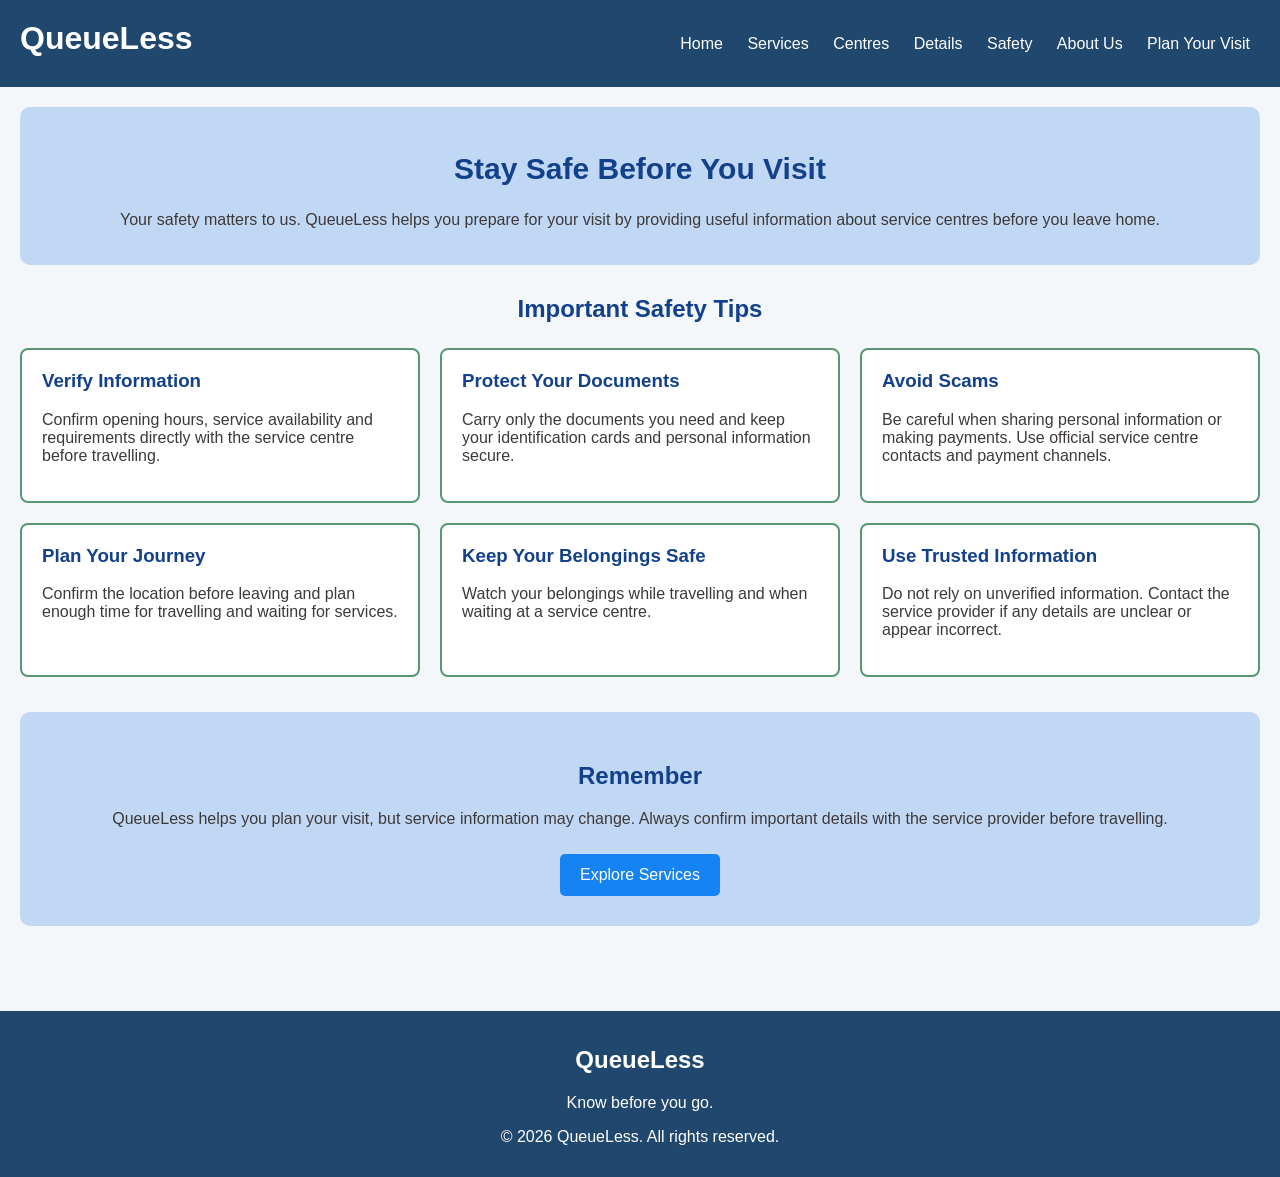
<file: safety.html>
<html lang="en">

<head>
    <meta charset="UTF-8">
    <meta name="viewport" content="width=device-width, initial-scale=1.0">

    <title>Safety | QueueLess</title>

    <link rel="stylesheet" href="safety.css">
</head>

<body>

    <!-- Header -->
    <header>
        <h1>QueueLess</h1>

        <!-- Navigation -->
        <nav>
            <a href="index.html">Home</a>
            <a href="services.html">Services</a>
            <a href="centres.html">Centres</a>
            <a href="details.html">Details</a>
            <a href="safety.html">Safety</a>
            <a href="about.html">About Us</a>
            <a href="plan-visit.html">Plan Your Visit</a>
        </nav>
    </header>

    <main>

        <!-- Page Introduction -->
        <section id="safety-intro">
            <h2>Stay Safe Before You Visit</h2>

            <p>
                Your safety matters to us. QueueLess helps you prepare
                for your visit by providing useful information about
                service centres before you leave home.
            </p>
        </section>
        <!-- Safety Tips -->
        <section id="safety-tips">
            <h2>Important Safety Tips</h2>

            <div class="safety-container">

                <article class="safety-card">
                    <h3>Verify Information</h3>
                    <p>
                        Confirm opening hours, service availability
                        and requirements directly with the service
                        centre before travelling.
                    </p>
                </article>

                <article class="safety-card">
                    <h3>Protect Your Documents</h3>
                    <p>
                        Carry only the documents you need and keep
                        your identification cards and personal
                        information secure.
                    </p>
                </article>

                <article class="safety-card">
                    <h3>Avoid Scams</h3>
                    <p>
                        Be careful when sharing personal information
                        or making payments. Use official service
                        centre contacts and payment channels.
                    </p>
                </article>

                <article class="safety-card">
                    <h3>Plan Your Journey</h3>
                    <p>
                        Confirm the location before leaving and
                        plan enough time for travelling and
                        waiting for services.
                    </p>
                </article>

                <article class="safety-card">
                    <h3>Keep Your Belongings Safe</h3>
                    <p>
                        Watch your belongings while travelling and
                        when waiting at a service centre.
                    </p>
                </article>

                <article class="safety-card">
                    <h3>Use Trusted Information</h3>
                    <p>
                        Do not rely on unverified information.
                        Contact the service provider if any details
                        are unclear or appear incorrect.
                    </p>
                </article>

            </div>
        </section>

        <!-- Important Reminder -->
        <section id="safety-reminder">
            <h2>Remember</h2>

            <p>
                QueueLess helps you plan your visit, but service
                information may change. Always confirm important
                details with the service provider before travelling.
            </p>

            <a href="services.html">Explore Services</a>
        </section>

    </main>

    <footer>
        <h2>QueueLess</h2>
        <p>Know before you go.</p>
        <p>&copy; 2026 QueueLess. All rights reserved.</p>
    </footer>

</body>

</html>
</file>
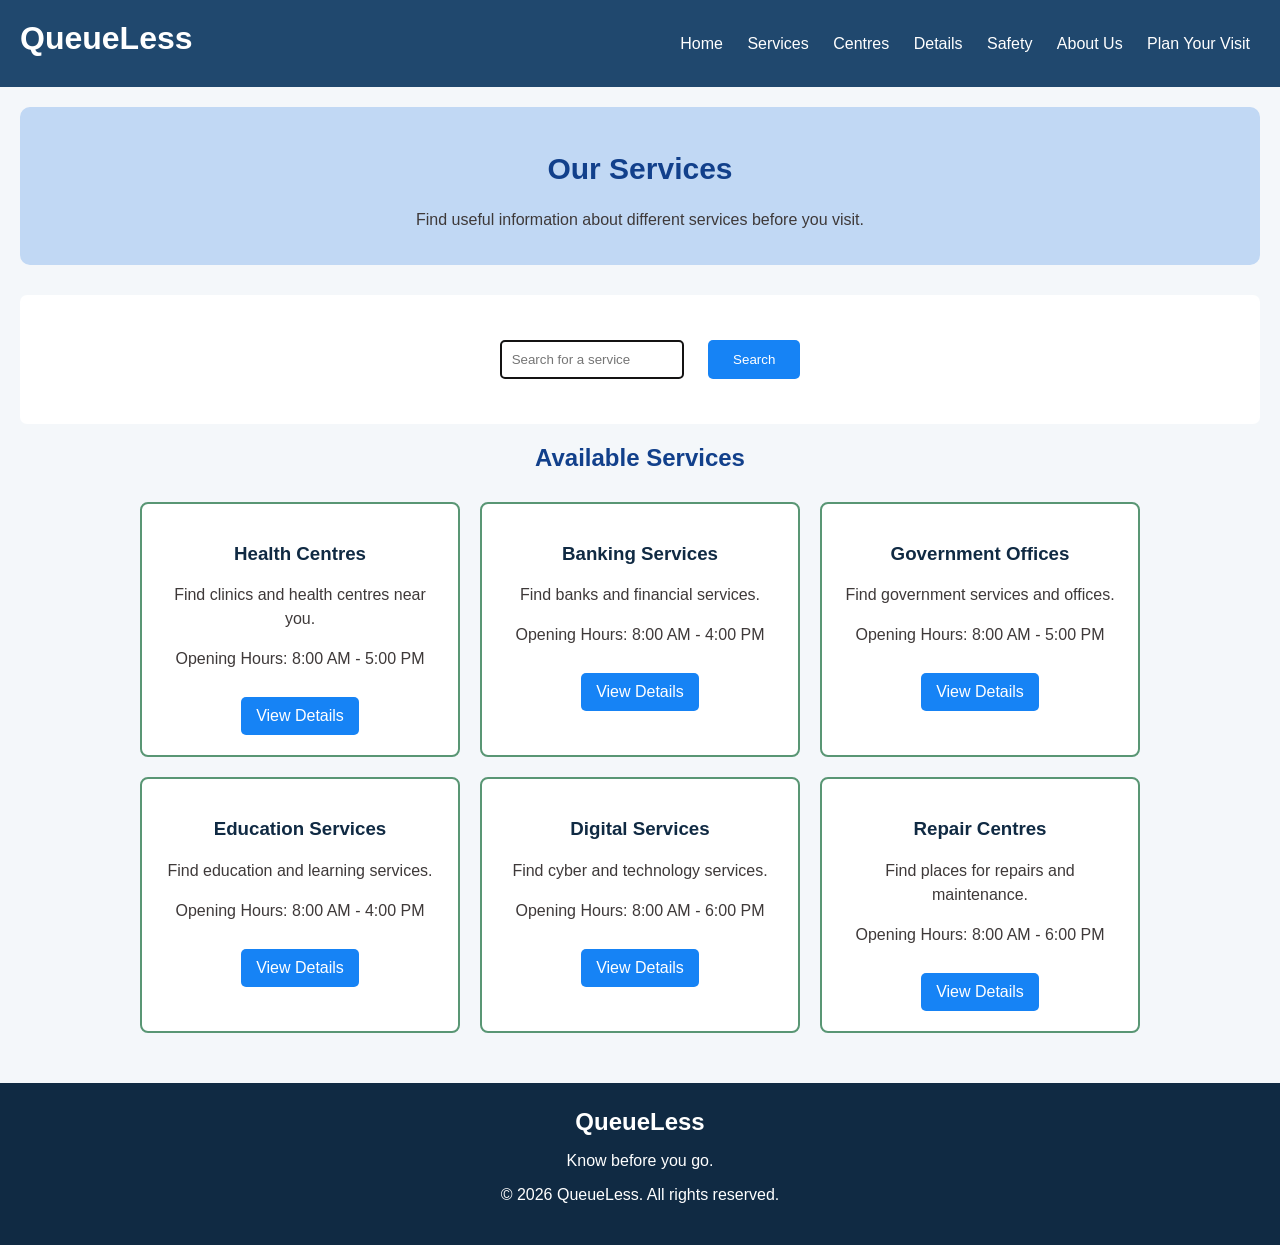
<file: services.html>
<!DOCTYPE html>
<html lang="en">

<head>
    <meta charset="UTF-8">
    <meta name="viewport" content="width=device-width, initial-scale=1.0">
    <title>QueueLess Services</title>
    <link rel="stylesheet" href="services.css">
</head>

<body>
    <header>
        <h1>QueueLess</h1>
        <nav>
            <a href="index.html">Home</a>
            <a href="services.html">Services</a>
            <a href="centres.html">Centres</a>
            <a href="details.html">Details</a>
            <a href="safety.html">Safety</a>
            <a href="about.html">About Us</a>
            <a href="plan-visit.html">Plan Your Visit</a>
        </nav>
    </header>
    <main>
        <section id="services-intro">
            <h2>Our Services</h2>
            <p> Find useful information about different services before you visit. </p>
        </section>

        <section id="service-search">
            <input type="text" placeholder="Search for a service">
            <button>Search</button>
        </section>

        <section id="services">
            <h2>Available Services</h2>
            <div class="service-container">

                <div class="service-card">
                    <h3>Health Centres</h3>
                    <p> Find clinics and health centres near you. </p>
                    <p> Opening Hours: 8:00 AM - 5:00 PM </p>
                     <a href="details.html">View Details</a>
                </div>

                <div class="service-card">
                    <h3>Banking Services</h3>
                    <p> Find banks and financial services. </p>
                    <p> Opening Hours: 8:00 AM - 4:00 PM </p>
                     <a href="details.html">View Details</a>
                </div>

                <div class="service-card">
                    <h3>Government Offices</h3>
                    <p> Find government services and offices. </p>
                    <p> Opening Hours: 8:00 AM - 5:00 PM </p>
                     <a href="details.html">View Details</a>
                </div>

                <div class="service-card">
                    <h3>Education Services</h3>
                    <p> Find education and learning services. </p>
                    <p> Opening Hours: 8:00 AM - 4:00 PM </p>
                  <a href="details.html">View Details</a>
                </div>

                <div class="service-card">
                    <h3>Digital Services</h3>
                    <p> Find cyber and technology services. </p>
                    <p> Opening Hours: 8:00 AM - 6:00 PM </p>
                    <a href="details.html">View Details</a>
                </div>

                <div class="service-card">
                    <h3>Repair Centres</h3>
                    <p> Find places for repairs and maintenance. </p>
                    <p> Opening Hours: 8:00 AM - 6:00 PM </p>
                     <a href="details.html">View Details</a>
                </div>

            </div>
        </section>
    </main>

    <footer>
        <h2>QueueLess</h2>
        <p> Know before you go. </p>
        <p> &copy; 2026 QueueLess. All rights reserved. </p>
    </footer>

</body>

</html>
</file>
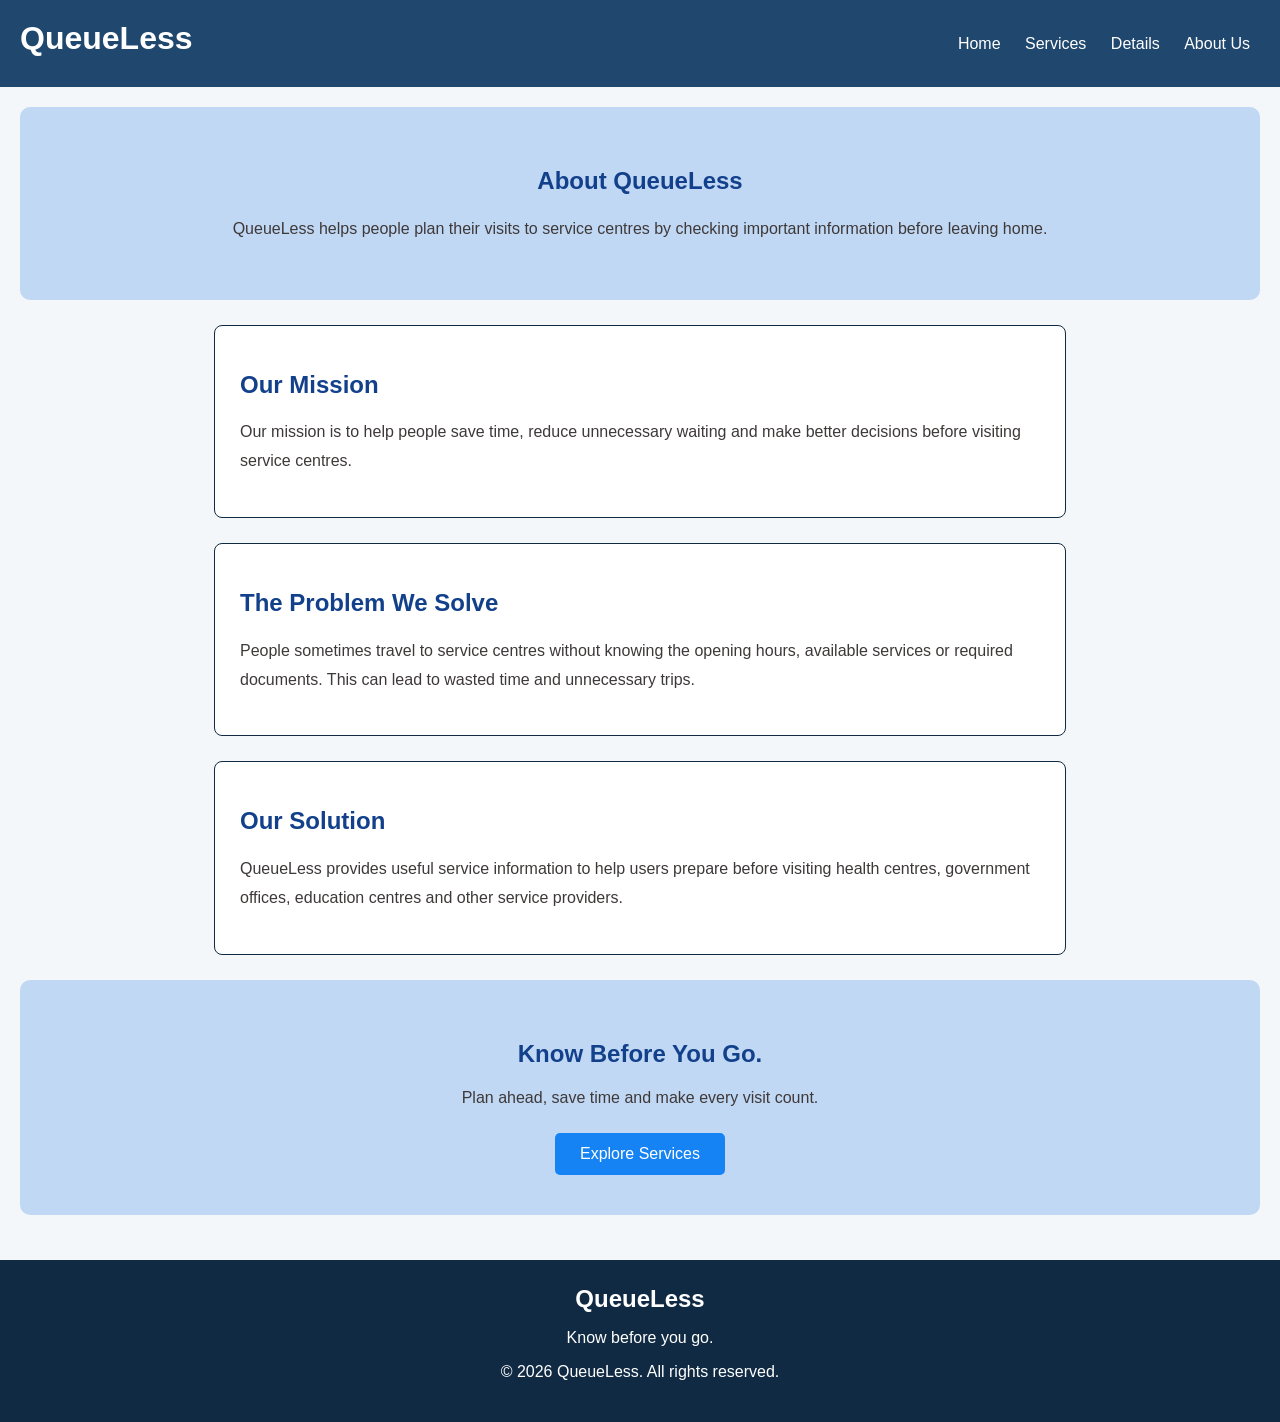
<file: aboutpage/about.html>
<!DOCTYPE html>
<html lang="en">

<head>
    <meta charset="UTF-8">
    <meta name="viewport" content="width=device-width, initial-scale=1.0">
    <title>About Us | QueueLess</title>
    <link rel="stylesheet" href="about.css">
</head>

<body> <!-- HEADER -->
    <header>
        <h1>QueueLess</h1>
        <nav>
            <a href="../homepage/index.html">Home</a>
            <a href="../servicespage/services.html">Services</a>
            <a href="../detailspage/details.html">Details</a>
            <a href="../aboutpage/about.html">About Us</a>
        </nav>
    </header>
    <main>
        <!-- ABOUT INTRODUCTION -->
        <section id="about-intro">
            <h2>About QueueLess</h2>
            <p> QueueLess helps people plan their visits to service centres by checking important information before
                leaving home. </p>
        </section>

        <section class="about-section">
            <h2>Our Mission</h2>
            <p> Our mission is to help people save time, reduce unnecessary waiting and make better decisions before
                visiting service centres. </p>
        </section>

        <section class="about-section">
            <h2>The Problem We Solve</h2>
            <p> People sometimes travel to service centres without knowing the opening hours, available services or
                required documents. This can lead to wasted time and unnecessary trips. </p>
        </section>

        <section class="about-section">
            <h2>Our Solution</h2>
            <p> QueueLess provides useful service information to help users prepare before visiting health centres,
                government offices, education centres and other service providers. </p>
        </section>

        <section id="about-slogan">
            <h2>Know Before You Go.</h2>
            <p> Plan ahead, save time and make every visit count. </p>
            <a href="../servicespage/services.html">Explore Services</a>
        </section>
          </main>
        <footer>
            <h2>QueueLess</h2>
            <p>Know before you go.</p>
            <p>&copy; 2026 QueueLess. All rights reserved.</p>
        </footer>
</body>
</html>
</file>
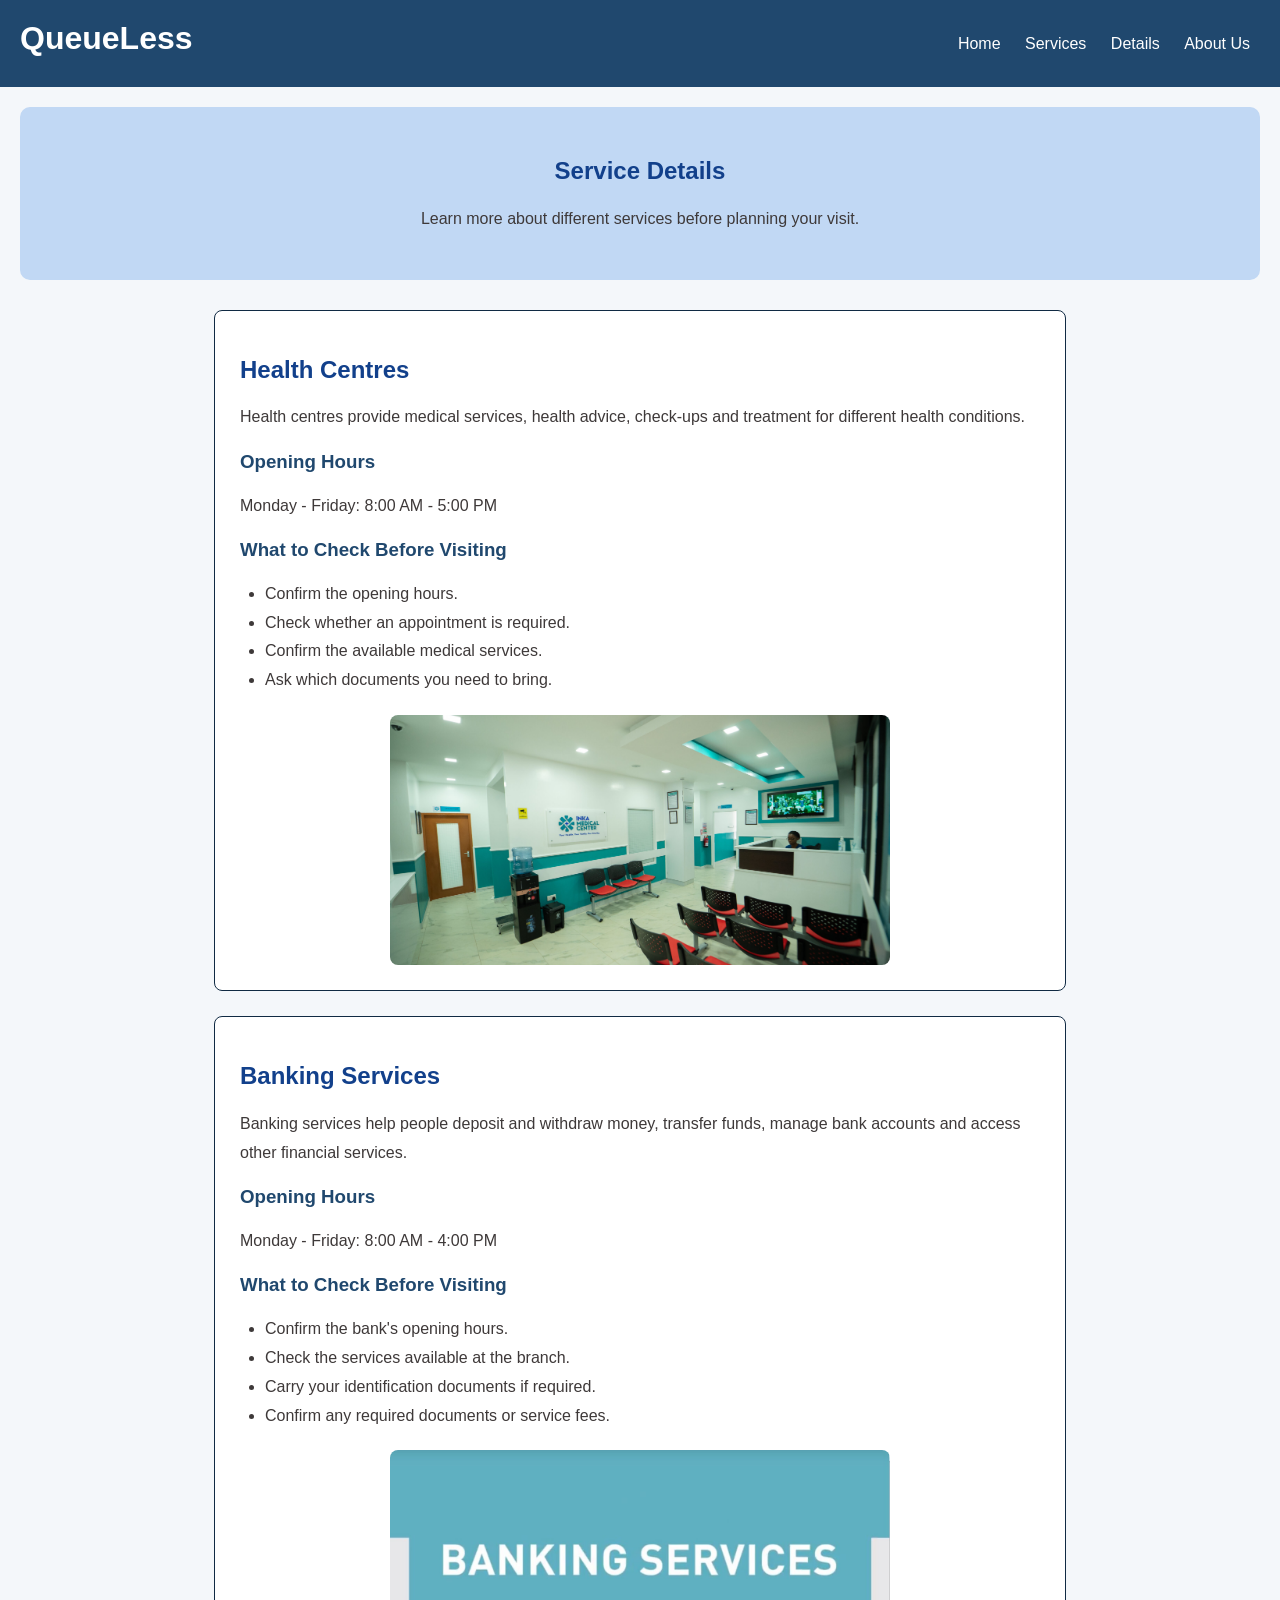
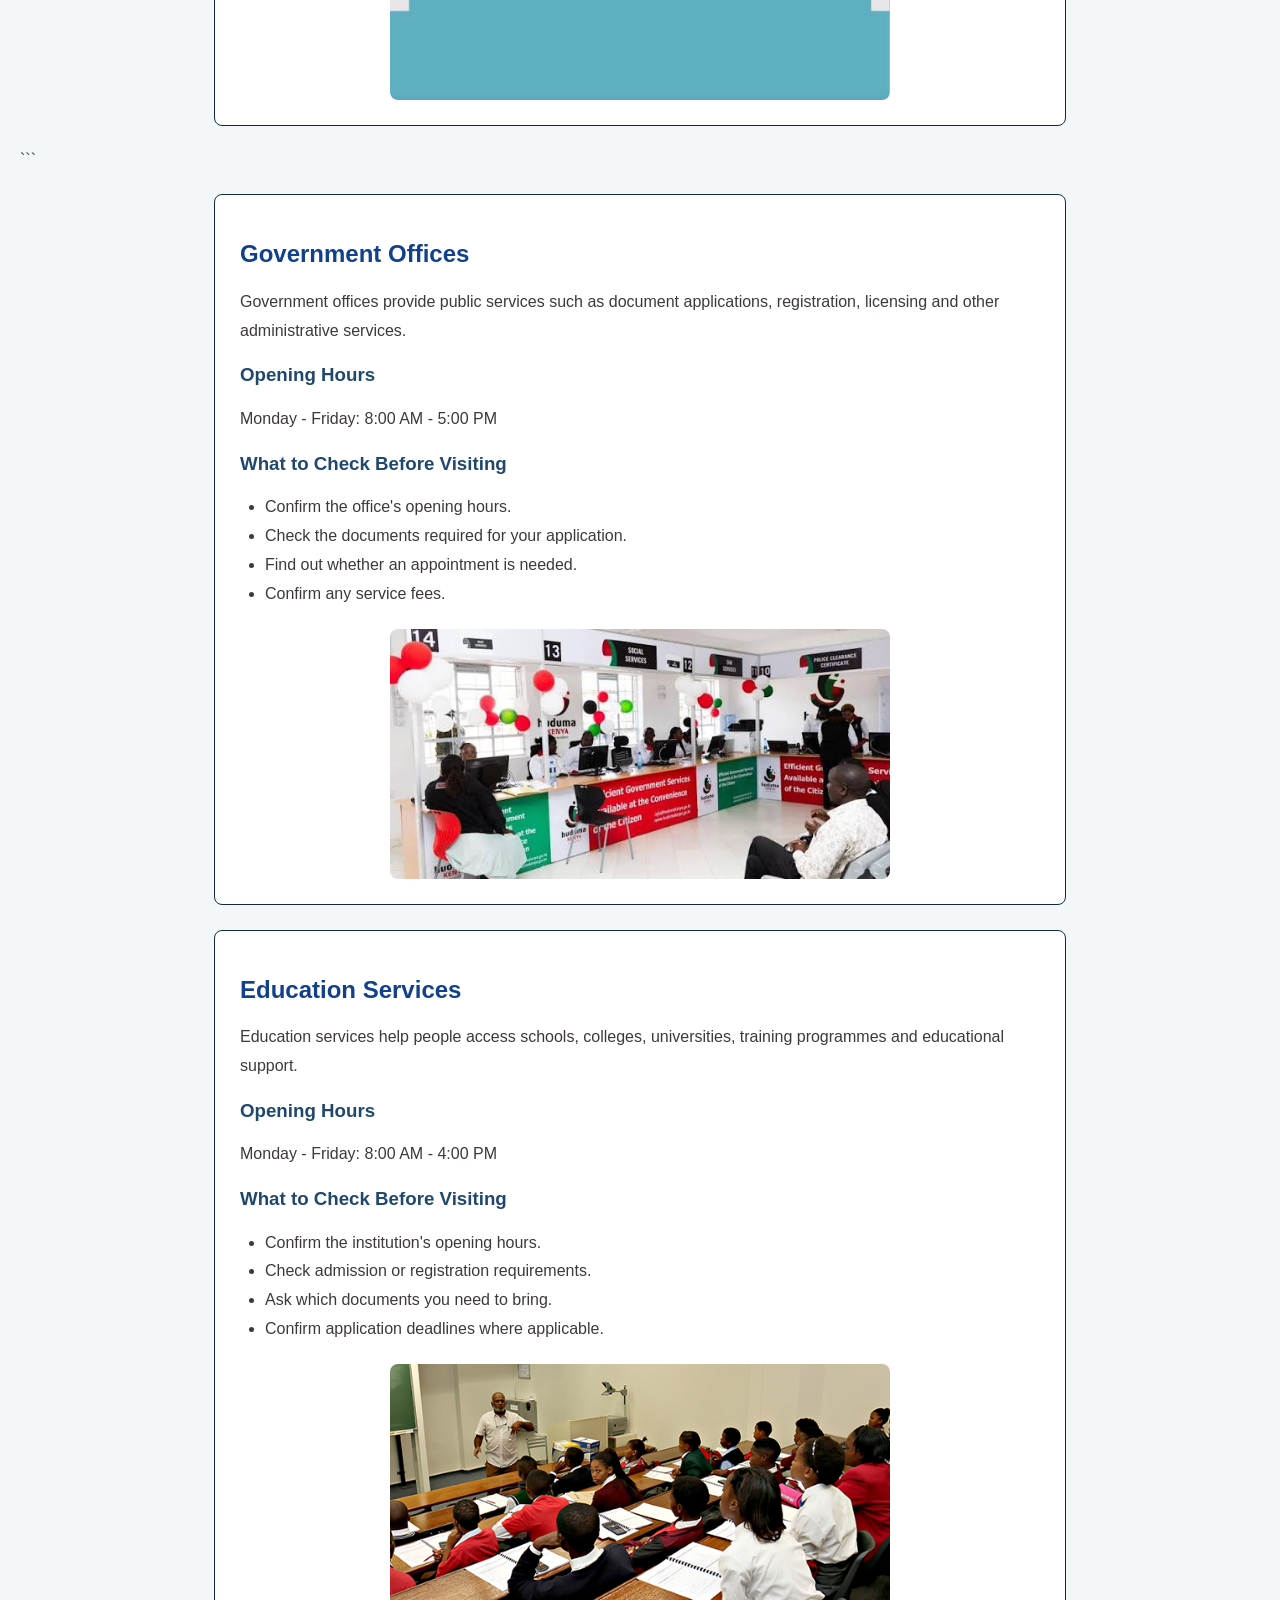
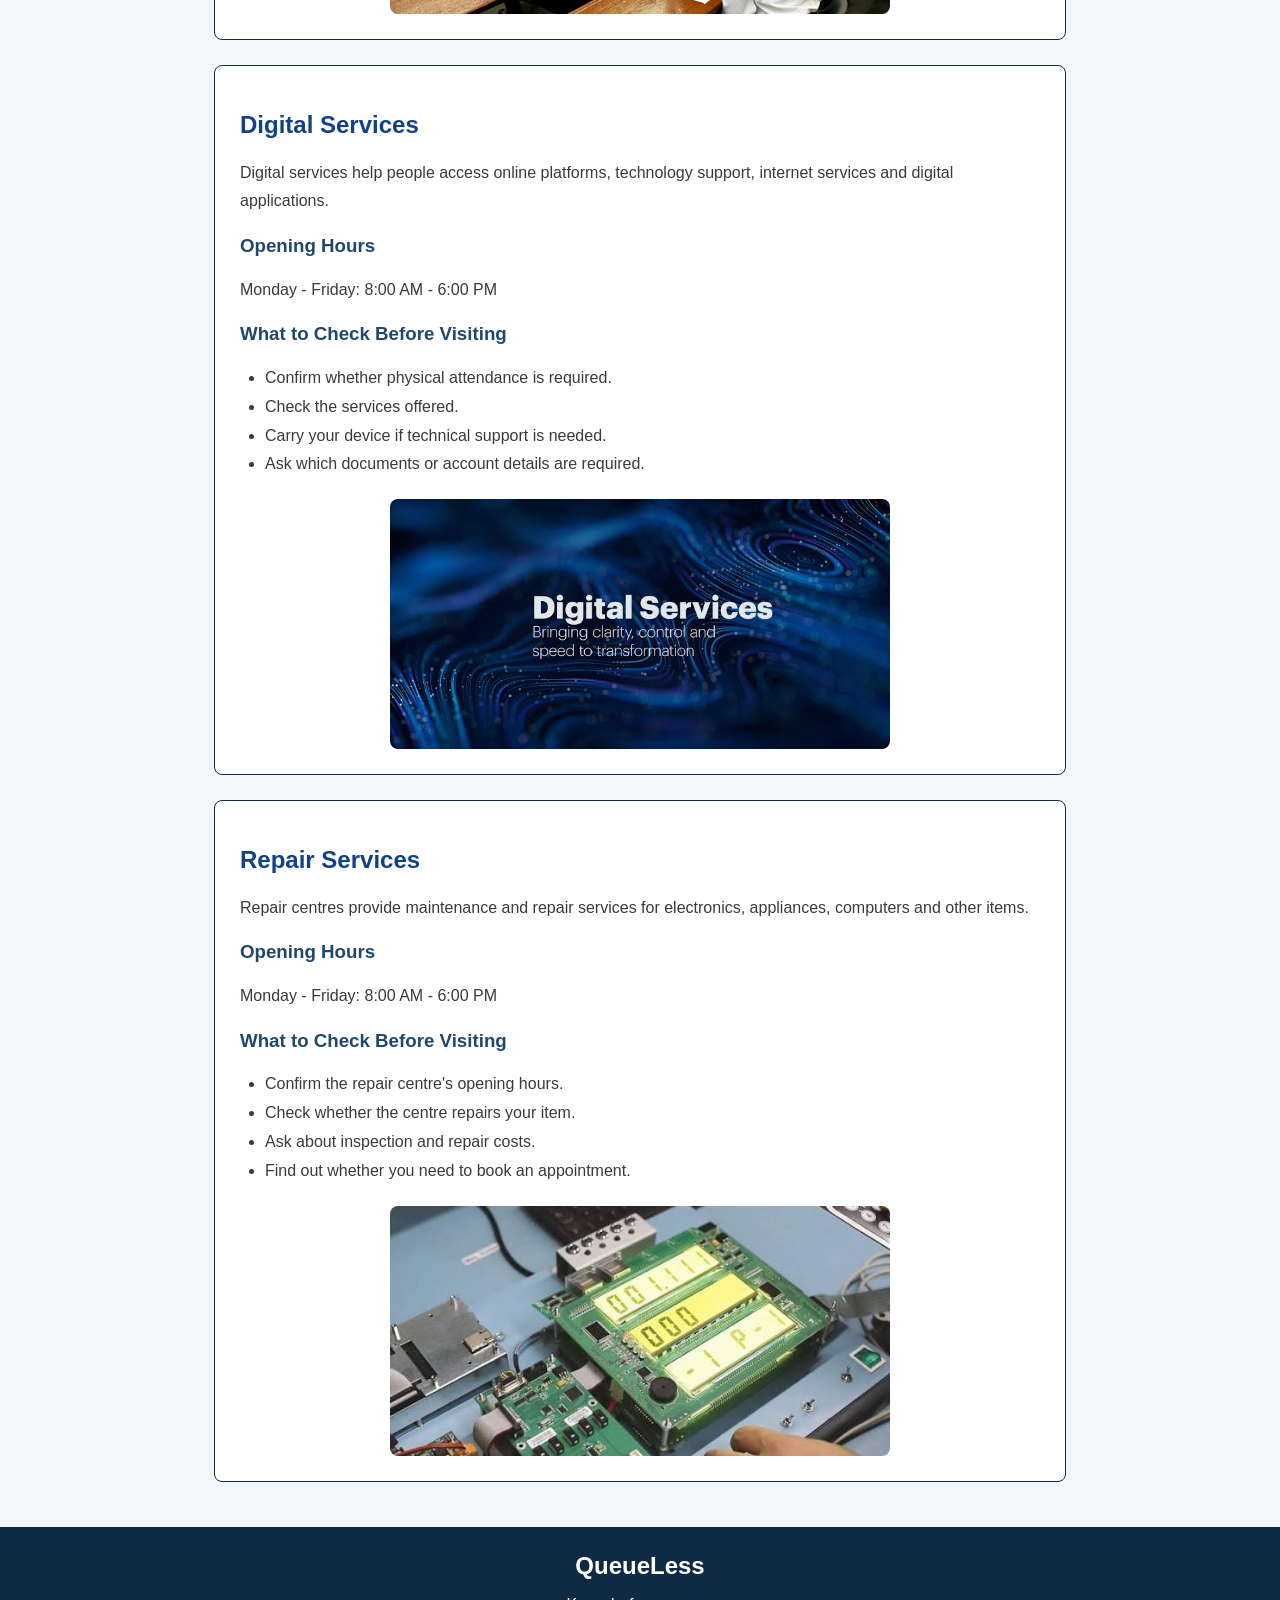
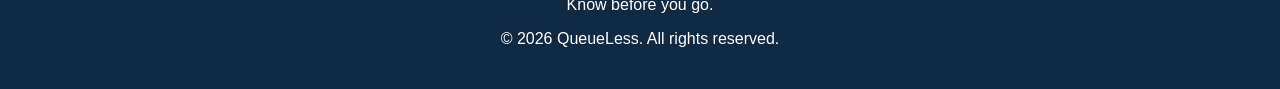
<file: detailspage/details.html>
<!DOCTYPE html>
<html lang="en">

<head>
    <meta charset="UTF-8">
    <meta name="viewport" content="width=device-width, initial-scale=1.0">
    <title>Service Details  |  QueueLess </title>
    <link rel="stylesheet" href="details.css">
</head>

<body>
    <header>
        <h1>QueueLess</h1>
        <nav>
            <a href="../homepage/index.html">Home</a>
            <a href="../servicespage/services.html">Services</a>
            <a href="../detailspage/details.html">Details</a>
             <a href="../aboutpage/about.html">About Us</a>
        </nav>
    </header>
    <main>
        <section id="details-introduction">
            <h2>Service Details</h2>
            <p>Learn more about different services before planning your visit.</p>
        </section>

        <!-- health centres -->

        <section id="health-centres">
            <h2>Health Centres</h2>
            <p> Health centres provide medical services, health advice, check-ups and treatment for different health
                conditions. </p>

            <h3>Opening Hours</h3>
            <p>Monday - Friday: 8:00 AM - 5:00 PM</p>

            <h3>What to Check Before Visiting</h3>
            <ul>
                <li>Confirm the opening hours.</li>
                <li>Check whether an appointment is required.</li>
                <li>Confirm the available medical services.</li>
                <li>Ask which documents you need to bring.</li>
            </ul>
            <img src="images/queueless 3.jpg" alt="health centre">
        </section>

        <!-- banking services -->

        <section id="banking-services">
            <h2>Banking Services</h2>
            <p>
                Banking services help people deposit and withdraw money, transfer funds,
                manage bank accounts and access other financial services.
            </p>

            <h3>Opening Hours</h3>
            <p>Monday - Friday: 8:00 AM - 4:00 PM</p>

            <h3>What to Check Before Visiting</h3>
            <ul>
                <li>Confirm the bank's opening hours.</li>
                <li>Check the services available at the branch.</li>
                <li>Carry your identification documents if required.</li>
                <li>Confirm any required documents or service fees.</li>
            </ul>

            <img src="images/queueless 4.jpg" alt="Banking services">
        </section>
```


        <!-- government services -->

        <section id="government-offices">
            <h2>Government Offices</h2>
            <p> Government offices provide public services such as document applications, registration, licensing and
                other administrative services. </p>

            <h3>Opening Hours</h3>
            <p>Monday - Friday: 8:00 AM - 5:00 PM </p>

            <h3>What to Check Before Visiting</h3>
            <ul>
                <li>Confirm the office's opening hours.</li>
                <li>Check the documents required for your application.</li>
                <li>Find out whether an appointment is needed.</li>
                <li>Confirm any service fees.</li>
            </ul>
            <img src="images/queueless 5.jpg" alt="government offices">
        </section>

        <!-- education services -->

        <section id="education-services">
            <h2>Education Services</h2>
            <p>Education services help people access schools, colleges, universities, training programmes and
                educational support.</p>

            <h3>Opening Hours</h3>
            <p>Monday - Friday: 8:00 AM - 4:00 PM</p>

            <h3>
                <h3>What to Check Before Visiting</h3>
                <ul>
                    <li>Confirm the institution's opening hours.</li>
                    <li>Check admission or registration requirements.</li>
                    <li>Ask which documents you need to bring.</li>
                    <li>Confirm application deadlines where applicable.</li>
                </ul>
                <img src="images/queueless 6.jpg" alt="education services">
        </section>

        <!-- digital services -->

        <section id="digital-services">
            <h2>Digital Services</h2>
            <p> Digital services help people access online platforms, technology support, internet services and digital
                applications. </p>

            <h3>Opening Hours</h3>
            <p>Monday - Friday: 8:00 AM - 6:00 PM</p>

            <h3>What to Check Before Visiting</h3>
            <ul>
                <li>Confirm whether physical attendance is required.</li>
                <li>Check the services offered.</li>
                <li>Carry your device if technical support is needed.</li>
                <li>Ask which documents or account details are required.</li>
            </ul>
            <img src="images/queueless 7.jpg" alt="digital services">
        </section>

        <!-- repair services -->

        <section id="repair-services">
            <h2>Repair Services</h2>
            <p>Repair centres provide maintenance and repair services for electronics, appliances, computers and other items.</p>

            <h3>Opening Hours</h3>
            <p>Monday - Friday: 8:00 AM - 6:00 PM</p>

            <h3>What to Check Before Visiting</h3>
            <ul>
                <li>Confirm the repair centre's opening hours.</li>
                <li>Check whether the centre repairs your item.</li>
                <li>Ask about inspection and repair costs.</li>
                <li>Find out whether you need to book an appointment.</li>
            </ul>
            <img src="images/queueless 8.jpg" alt="repair services">
        </section>

    </main>

    <footer>
        <h2>QueueLess</h2>
        <p>Know before you go.</p>
        <p>&copy; 2026 QueueLess. All rights reserved.</p>
    </footer>
</body>

</html>
</file>
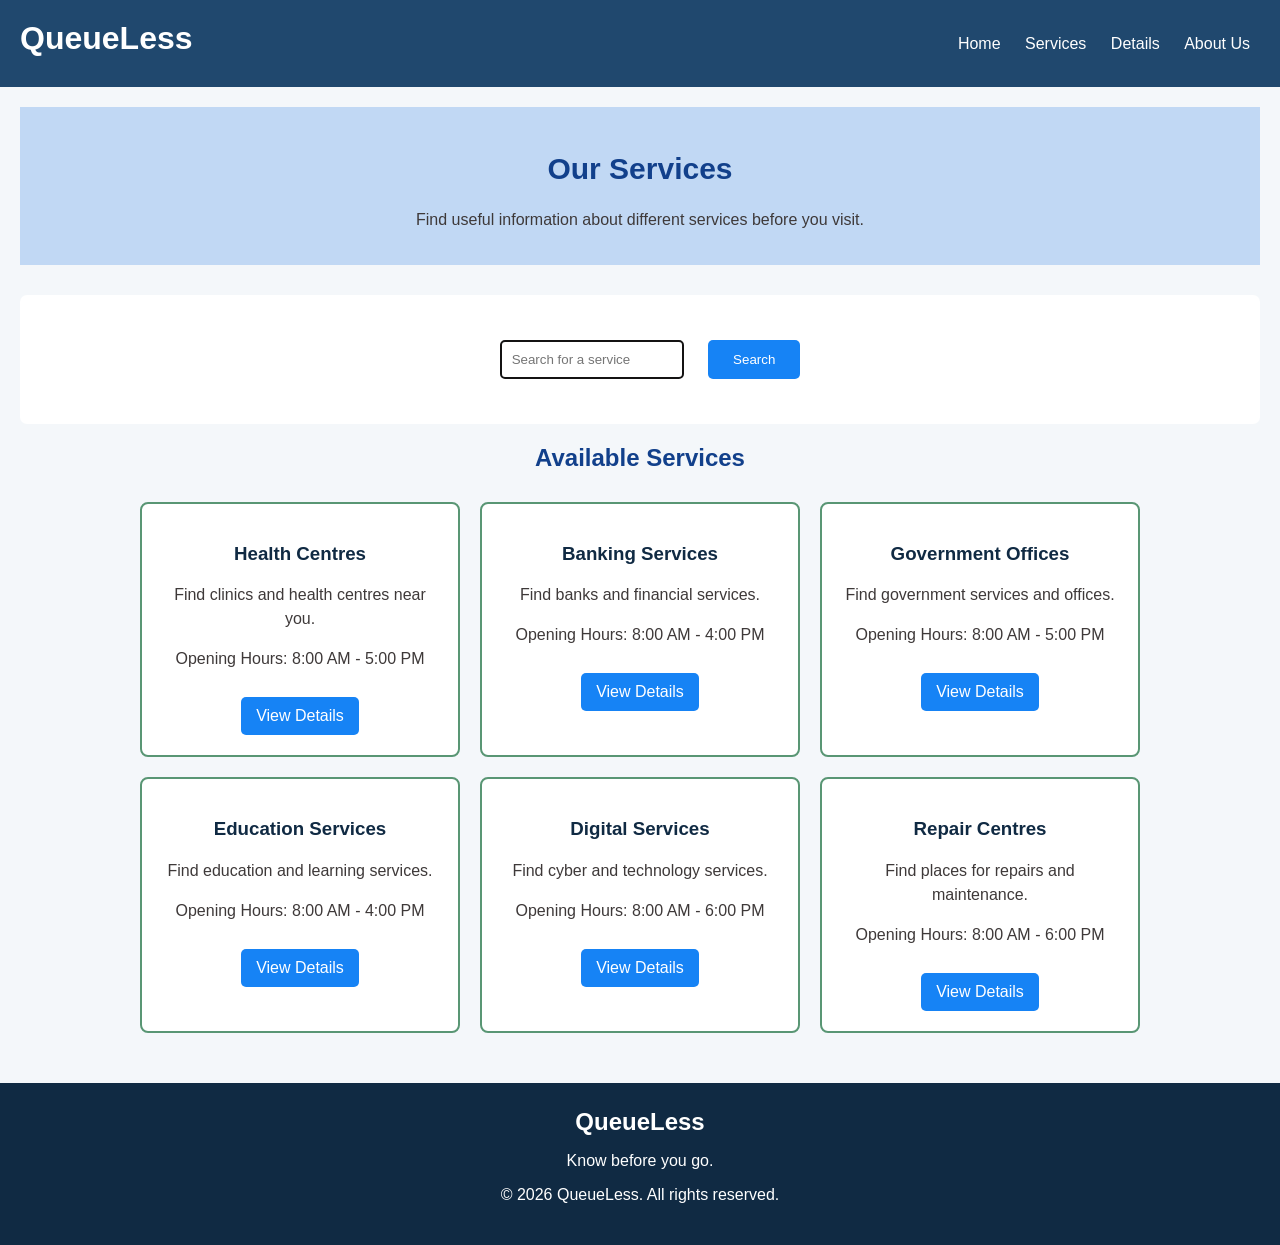
<file: servicespage/services.html>
<!DOCTYPE html>
<html lang="en">

<head>
    <meta charset="UTF-8">
    <meta name="viewport" content="width=device-width, initial-scale=1.0">
    <title>QueueLess Services</title>
    <link rel="stylesheet" href="services.css">
</head>

<body>
    <header>
        <h1>QueueLess</h1>
        <nav>
            <a href="../homepage/index.html">Home</a>
            <a href="../servicespage/services.html">Services</a>
            <a href="../detailspage/details.html">Details</a>
             <a href="../aboutpage/about.html">About Us</a>
        </nav>
    </header>
    <main>
        <section id="services-intro">
            <h2>Our Services</h2>
            <p> Find useful information about different services before you visit. </p>
        </section>

        <section id="service-search">
            <input type="text" placeholder="Search for a service">
            <button>Search</button>
        </section>

        <section id="services">
            <h2>Available Services</h2>
            <div class="service-container">

                <div class="service-card">
                    <h3>Health Centres</h3>
                    <p> Find clinics and health centres near you. </p>
                    <p> Opening Hours: 8:00 AM - 5:00 PM </p>
                     <a href="../detailspage/details.html">View Details</a>
                </div>

                <div class="service-card">
                    <h3>Banking Services</h3>
                    <p> Find banks and financial services. </p>
                    <p> Opening Hours: 8:00 AM - 4:00 PM </p>
                     <a href="../detailspage/details.html">View Details</a>
                </div>

                <div class="service-card">
                    <h3>Government Offices</h3>
                    <p> Find government services and offices. </p>
                    <p> Opening Hours: 8:00 AM - 5:00 PM </p>
                     <a href="../detailspage/details.html">View Details</a>
                </div>

                <div class="service-card">
                    <h3>Education Services</h3>
                    <p> Find education and learning services. </p>
                    <p> Opening Hours: 8:00 AM - 4:00 PM </p>
                  <a href="../detailspage/details.html">View Details</a>
                </div>

                <div class="service-card">
                    <h3>Digital Services</h3>
                    <p> Find cyber and technology services. </p>
                    <p> Opening Hours: 8:00 AM - 6:00 PM </p>
                    <a href="../detailspage/details.html">View Details</a>
                </div>

                <div class="service-card">
                    <h3>Repair Centres</h3>
                    <p> Find places for repairs and maintenance. </p>
                    <p> Opening Hours: 8:00 AM - 6:00 PM </p>
                     <a href="../detailspage/details.html">View Details</a>
                </div>

            </div>
        </section>
    </main>

    <footer>
        <h2>QueueLess</h2>
        <p> Know before you go. </p>
        <p> &copy; 2026 QueueLess. All rights reserved. </p>
    </footer>

</body>

</html>
</file>
<file: style.css>
body {
    font-family: Arial, Helvetica, sans-serif;
    margin: 0;
    padding: 0%;
    background-color: #f4f7fa;
    color: #3e3939;
}

/* header */

header {
    background-color: #20486e;
    color: white;
    padding: 20px;
    display: flex;
    justify-content: space-between;
    align-items: center;
}

header h1 {
    margin: 0 0 10px;
}

nav a {
    color: white;
    text-decoration: none;
    margin:  10px;
}

nav a:hover {
    color: #1683f5;
}

/* main */

main {
    padding: 20px;
}

/* hero section */

#hero {
    background-color: #c1d8f4;
    display: flex;
    align-items: center;
    justify-content: space-between;
    gap: 30px;
    padding: 40px;
    margin-top: 0;
    margin-bottom: 30px;
    border-radius: 10px;
}

/* hero text */

.hero-text {
    flex: 1;
}

#hero h2 {
    font-size: 35px;
    color: #12408b;
    margin-top: 0;
    margin-bottom: 15px;
}

#hero p {
    font-size: 16px;
    line-height: 1.6;
}

/* hero button */

#hero a {
    display: inline-block;
    background-color: #1683f5;
    color: white;
    text-decoration: none;
    padding: 12px 20px;
    margin-top: 15px;
    border-radius: 15px;
}

#hero a:hover {
    background-color: #102a43;
}

/* hero image */

.hero-image {
    flex: 1;
}

.hero-image img {
    width: 100%;
    height: auto;
    display: block;
    border-radius: 10px;
}

/* search section */

#search {
    background-color: white;
    padding: 30px;
    margin-bottom: 30px;
    text-align: center;
    border-radius: 8px;
}

#search input {
    padding: 12px;
    width: 200px;
    margin: 10px;
    border: 1px solid #0b0808;
    border-radius: 5px;
}

#search button {
    padding: 12px 30px;
    background-color: #1683f5;
    color: white;
    border: none;
    border-radius: 5px;
    cursor: pointer;
}

#search button:hover {
    background-color: #102a43;
}

/* popular categories */

#categories {
    text-align: center;
    padding: 0;
}

#categories h2 {
    color: #12408b;
    margin-bottom: 30px;
}

.category-container {
    display: grid;
    grid-template-columns: repeat(3, 1fr);
    gap: 20px;
    max-width: 1000px;
    margin: auto;
}

.category-card {
    background-color: white;
    border: 2px solid #599674;
    padding: 20px;
    border-radius: 8px;
}

.category-card img {
    width: 100%;
    height: 150px;
    object-fit: cover;
    border-radius: 8px;
    margin-bottom: 10px;
}

.category-card h3 {
    color: #102a43;
}

.category-card p {
    line-height: 1.5;
}

.category-card a {
    display: inline-block;
    background-color: #1683f5;
    color: white;
    text-decoration: none;
    padding: 10px 15px;
    margin-top: 10px;
    border-radius: 5px;
}

.category-card a:hover {
    background-color: #102a43;
}

.category-card:hover {
    transform: translateY(-5px);
}

/* how it works */

#how-it-works {
    background-color: #f4f7fa;
    padding: 30px;
    margin-bottom: 30px;
    border-radius: 8px;
}

#how-it-works h2 {
    color: #12408b;
    text-align: center;
    margin-bottom: 40px;
}


.steps {
    display: flex;
    justify-content: space-between;
    gap: 30px;
}



.step {
    flex: 1;
    padding: 15px;
}



.step-number {
    display: block;
    font-size: 50px;
    font-weight: bold;
    color: #599674;
    margin-bottom: 10px;
}

.step-number:after {
    content: "";
    display: block;
    width: 40px;
    height: 3px;
    background-color: #599674;
    margin-top: 10px;
}

/* step headings */

.step h3 {
    color: #102a43;
    font-size: 20px;
}

/* step descriptions */

.step p {
    line-height: 1.6;
}

/* safety section */

#safety {
    background-color: #c1d8f4;
    padding: 20px;
    text-align: center;
    margin-bottom: 10px;
    border-radius: 8px;
}

#safety h2 {
    color: #12408b;
    padding: 10px;
}

#safety a {
    color: #1683f5;
    text-decoration: none;
}

#safety a:hover {
    text-decoration: underline;
}

/* footer */

footer {
    background-color: #102a43;
    color: white;
    text-align: center;
    padding: 25px;
}

footer h2 {
    margin: 0;
}

/* mobile responsiveness */

@media (max-width: 768px) {

    nav a {
        display: block;
        margin: 10px 0;
    }

    #hero {
        flex-direction: column;
        padding: 20px;
    }

    #hero h2 {
        font-size: 30px;
    }

    .hero-text,
    .hero-image {
        width: 100%;
    }

    #search input {
        width: 80%;
        box-sizing: border-box;
    }

    .category-container {
        grid-template-columns: 1fr;
    }

    .steps {
        flex-direction: column;
        gap: 15px;
    }

    .step {
        padding: 10px 0;
    }

    .step-number {
        font-size: 40px;
    }
}
</file>
<file: about.css>
/* Body */
body {
    font-family: Arial, Helvetica, sans-serif;
    margin: 0;
    padding: 0;
    background-color: #f4f7fa;
    color: #3e3939;
}

/* Header */
header {
    background-color: #20486e;
    color: white;
    padding: 20px;
    display: flex;
    justify-content: space-between;
    align-items: center;
}

header h1 {
    margin: 0 0 10px;
}

/* Navigation */
nav a {
    color: white;
    text-decoration: none;
    margin: 0 10px;
}

nav a:hover {
    color: #1683f5;
}

main {
    padding: 20px;
}

/* About intoduction */
#about-intro {
    background-color: #c1d8f4;
    text-align: center;
    padding: 40px 20px;
    margin-bottom: 25px;
    border-radius: 10px;
}

#about-intro h2 {
    color: #12408b;
}

#about-intro p {
    line-height: 1.8;
}

/* About sections */
.about-section {
    background-color: white;
    max-width: 800px;
    margin: 25px auto;
    padding: 25px;
    border: 1px solid #102a43;
    border-radius: 8px;
}

.about-section h2 {
    color: #12408b;
}

.about-section p {
    line-height: 1.8;
}

/* About slogan */
#about-slogan {
    background-color: #c1d8f4;
    text-align: center;
    padding: 40px 20px;
    margin: 25px 0;
    border-radius: 10px;
}

/* Slogan heading */

#about-slogan h2 {
    color: #12408b;
    margin-bottom: 15px;
}

/* Slogan paragrapgh */
#about-slogan p {
    color: #3e3939;
    line-height: 1.8;
    margin-bottom: 20px;
}

/* Eplore services button */
#about-slogan a {
    display: inline-block;
    background-color: #1683f5;
    color: white;
    text-decoration: none;
    padding: 12px 25px;
    border-radius: 5px;
    transition: background-color 0.3s ease;
}

/* button hover */
#about-slogan a:hover {
    background-color: #102a43;
}

footer {
    background-color: #102a43;
    color: white;
    text-align: center;
    padding: 25px;
}

footer h2 {
    margin: 0;
}

/* Mobile responsiveness */
@media (max-width: 768px) {
    header {
        padding: 15px;
    }

    nav a {
        display: inline-block;
        margin: 8px;
    }

    main {
        padding: 10px;
    }

    #about-intro {
        padding: 25px 15px;
    }

    .about-section {
        padding: 20px;
    }
}
</file>
<file: centres.css>
body {
    font-family: Arial, sans-serif;
    background-color: #f4f7fa;
    color: #3e3939;
    margin: 0;
    padding: 0;
    line-height: 1.6;
}

/* Header styling */
header {
    background-color: #20486e;
    color: white;
    padding: 20px;
    display: flex;
    justify-content: space-between;
    align-items: center;
}

header h1 {
   margin: 0 0 10px;
}

header p {
    margin: 5px 0 15px;
}

/* Navigation links */
nav {
    display: flex;
    justify-content: center;
    gap: 25px;
}

nav a {
    color: white;
    text-decoration: none;
    font-weight: bold;
}

nav a:hover {
    color: #1683f5;
}

/* Main content */
main {
    padding:  20px;
}

/* Page introduction */
main > section:first-child {
    background-color: #c1d8f4;
    text-align: center;
    padding: 30px 20px;
    border-radius: 10px;
    margin-bottom: 35px;
}

main > section:first-child h1 {
    color: #12408b;
    margin-top: 0;
}

/* Service category sections */
main > section {
    margin-bottom: 35px;
}

main > section h2 {
    color: #12408b;
    padding-bottom: 8px;
    margin-bottom: 20px;
}

/* Service centre cards */
article {
    background-color: white;
    border: 1px solid #d6e0eb;
    border-left: 5px solid #599674;
    border-radius: 8px;
    padding: 25px;
    margin-bottom: 20px;
    box-shadow: 0 3px 8px black;
}

/* Centre name */
article h3 {
    color: #20486e;
    margin-top: 0;
    font-size: 22px;
}

/* Centre information */
article p {
    margin: 12px 0;
}

/* Details link */
article a {
    display: inline-block;
    background-color: #1683f5;
    color: white;
    text-decoration: none;
    padding: 10px 18px;
    border-radius: 5px;
    margin-top: 10px;
    font-weight: bold;
}

/* Details link hover effect */
article a:hover {
    background-color: #102a43;
}
footer {
    background-color: #20486e;
    color: white;
    text-align: center;
    padding: 25px 20px;
    margin-top: 40px;
}

footer h2 {
    margin-top: 0;
}

footer p {
    margin: 8px 0;
}

/* Mobile responsiveness */
@media (max-width: 768px) {
    header {
        padding: 20px 10px;
    }

    nav {
        gap: 15px;
    }

    main {
        margin: 20px auto;
        padding: 0 15px;
    }

    main > section:first-child {
        padding: 25px 15px;
    }

    article {
        padding: 20px;
    }

    article h3 {
        font-size: 20px;
    }
}

/* Responsive design for very small screens */
@media (max-width: 480px) {
    nav {
        flex-direction: column;
        gap: 10px;
    }

    article a {
        display: block;
        text-align: center;
    }
}
</file>
<file: details.css>
/* BODY */

body {
    font-family: Arial, Helvetica, sans-serif;
    margin: 0;
    padding: 0;
    background-color: #f4f7fa;
    color: #3e3939;
}


/* HEADER */

header {
    background-color: #20486e;
    color: white;
    padding: 20px;
    display: flex;
    justify-content: space-between;
    align-items: center;
}

header h1 {
    margin: 0 0 10px;
}


/* NAVIGATION */

nav a {
    color: white;
    text-decoration: none;
    margin: 0 10px;
}

nav a:hover {
    color: #1683f5;
}

/* MAIN CONTENT */

main {
    padding: 20px;
}


/* PAGE INTRODUCTION */

#details-introduction {
    background-color: #c1d8f4;
    text-align: center;
    padding: 30px;
    margin-bottom: 30px;
    border-radius: 10px;
}

#details-introduction h2 {
    color: #12408b;
}


/* SERVICE SECTIONS */

main section:not(#details-introduction) {
    background-color: white;
    max-width: 800px;
    margin: 25px auto;
    padding: 25px;
    border: 1px solid #102a43;
    border-radius: 8px; 
}


/* SERVICE HEADINGS */

main section h2 {
    color: #12408b;
}

main section h3 {
    color: #20486e;
}


/* PARAGRAPHS AND LISTS */

main section p,
main section li {
    line-height: 1.8;
}

main section ul {
    padding-left: 25px;
}


/* SERVICE IMAGES */

main section img {
    width: 100%;
    max-width: 500px;
    height: 250px;
    object-fit: cover;
    display: block;
    margin: 20px auto 0;
    border-radius: 8px;
}


/* FOOTER */

footer {
    background-color: #102a43;
    color: white;
    text-align: center;
    padding: 25px;
}

footer h2 {
    margin: 0;
}


/* MOBILE RESPONSIVENESS */

@media (max-width: 768px) {

    header {
        flex-direction: column;
        gap: 15px;
    }

    nav a {
        display: inline-block;
        margin: 8px;
    }

    main {
        padding: 10px;
    }

    #details-introduction {
        padding: 20px;
    }

    main section:not(#details-introduction) {
        margin: 20px auto;
        padding: 20px;
    }

    main section img {
        height: 200px;
    }

}
</file>
<file: health-centre.css>
/* General page styling */
body {
    font-family: Arial, Helvetica, sans-serif;
    margin: 0;
    background-color: #f4f7fa;
    color: #3e3939;
    line-height: 1.6;
}

/* Header */
header {
    background-color: #20486e;
    color: white;
    text-align: center;
    padding: 20px;
    display: flex;
    justify-content: space-between;
}

header h1 {
    margin: 0 0 10px;
}

/* Navigation */
nav {
    margin-top: 15px;
}

nav a {
    color: white;
    text-decoration: none;
    margin: 0 10px;
}

nav a:hover {
   color: #1683f5;
}

/* Main content */
main {
    max-width: 1000px;
    margin: 30px auto;
    padding: 0 20px;
}

/* Content sections */
section {
    background-color: white;
    padding: 25px;
    margin-bottom: 25px;
    border-radius: 8px;
    border: 1px solid #d5e0ea;
}

/* Section headings */
section h1,
section h2 {
    color: #12408b;
}

section h1 {
    margin-top: 0;
}

/* Health centre image */
section img {
    display: block;
    width: 100%;
    max-width: 650px;
    height: 320px;
    object-fit: cover;
    border-radius: 10px;
    margin: 20px auto 0;
    border: 2px solid #c1d8f4;
}

/* Important information */
strong {
    color: #102a43;
}

/* Busy periods table */
table {
    width: 100%;
    border-collapse: collapse;
    margin-top: 15px;
}

th,
td {
    border: 1px solid #cbd5e1;
    padding: 12px;
    text-align: left;
}

th {
    background-color: #20486e;
    color: white;
}

/* Lists */
ul {
    padding-left: 25px;
}

/* Links and buttons */
section a {
    display: inline-block;
    background-color: #0f5fc0;
    color: white;
    text-decoration: none;
    padding: 10px 18px;
    margin: 8px 8px 0 0;
    border-radius: 5px;
    transition: background-color 0.2s ease;
}

section a:hover {
    background-color: #102a43;
}

/* Footer */
footer {
    background-color: #102a43;
    color: white;
    text-align: center;
    padding: 25px;
}

footer h2 {
    margin-top: 0;
}

/* Mobile responsiveness */
@media (max-width: 640px) {

    nav a {
        display: inline-block;
        margin: 5px;
    }

    main {
        margin: 20px auto;
        padding: 0 12px;
    }

    section {
        padding: 18px;
    }

    /* Adjust image size on phones */
    section img {
        height: 220px;
    }

    /* Allow the table to scroll on small screens */
    table {
        display: block;
        overflow-x: auto;
    }

    section a {
        display: block;
        text-align: center;
    }
}
</file>
<file: plan-visit.css>
body {
    font-family: Arial, Helvetica, sans-serif;
    margin: 0;
    padding: 0;
    background-color: #f4f7fa;
    color: #3e3939;
}

/* header */

header {
    background-color: #20486e;
    color: white;
    padding: 20px;
    display: flex;
    justify-content: space-between;
    align-items: center;
}

h1 {
    margin:0 0 10px;
}

nav a {
    color: white;
    text-decoration: none;
    margin: 10px;
}

nav a:hover {
    color: #1683f5;
}

main {
    padding: 20px;
}

/* Introduction section */
#visit-intro {
    background-color: #c1d8f4;
    text-align: center;
    padding: 35px 20px;
    border-radius: 10px;
    margin-bottom: 35px;
}

#visit-intro h2 {
    color: #12408b;
    margin-top: 0;
    margin-bottom: 15px;
}

/* Planning steps section */
#visit-steps h2 {
    color: #12408b;
    text-align: center;
    margin-bottom: 25px;
}

/* Planning cards layout */
.visit-container {
    display: grid;
    grid-template-columns: repeat(3, 1fr);
    gap: 20px;
}

/* Individual planning cards */
.visit-card {
    background-color: white;
    padding: 20px;
    border: 2px solid #599674;
    border-radius: 8px;
}

/* Card headings */
.visit-card h3 {
    color: #12408b;
    margin-top: 10px;
}

/* Step numbers */
.step-number {
    display: inline-block;
    color: #1683f5;
    font-size: 24px;
    font-weight: bold;
}

/* Visit reminder section */
#visit-reminder {
    background-color: #c1d8f4;
    text-align: center;
    padding: 35px 20px;
    margin: 35px 0;
    border-radius: 10px;
}

#visit-reminder h2 {
    color: #12408b;
    margin-top: 0;
}

/* Explore Services button */
#visit-reminder a {
    display: inline-block;
    background-color: #1683f5;
    color: white;
    text-decoration: none;
    padding: 12px 20px;
    border-radius: 5px;
    margin-top: 10px;
}

#visit-reminder a:hover {
    background-color: #102a43;
}
footer {
    background-color: #102a43;
    color: white;
    text-align: center;
    padding: 25px;
}

footer h2 {
    margin: 0;
}
footer {
    background-color: #102a43;
    color: white;
    text-align: center;
    padding: 25px;
}

footer h2 {
    margin: 0;
}

/* Mobile responsiveness */
@media (max-width: 500px) {
    .visit-container {
        grid-template-columns: 1fr;
    }

    main {
        padding: 0 15px;
    }

    #visit-intro,
    #visit-reminder {
        padding: 25px 15px;
    }
}
</file>
<file: safety.css>
body {
    font-family: Arial, sans-serif;
    margin: 0;
    background-color: #f4f7fa;
    color: #3e3939;
}

/* header */

header {
    background-color: #20486e;
    color: white;
    padding: 20px;
    display: flex;
    justify-content: space-between;
    align-items: center;
}

header h1 {
    margin: 0 0 10px;
}

nav a {
    color: white;
    text-decoration: none;
    margin:  10px;
}

nav a:hover {
    color: #1683f5;
}


main {
    padding: 20px;
}

/* Page introduction */
#safety-intro {
    background-color: #c1d8f4;
    text-align: center;
    padding: 20px;
    margin-bottom: 30px;
    border-radius: 10px;
}

#safety-intro h2 {
    color: #12408b;
    font-size: 30px;
}

/* Safety tips section */
#safety-tips h2 {
    color: #12408b;
    text-align: center;
    margin-bottom: 25px;
}

.safety-container {
    display: grid;
    grid-template-columns: repeat(3, 1fr);
    gap: 20px;
}

/* Individual safety cards */
.safety-card {
    background-color: white;
    padding: 20px;
    border: 2px solid #599674;
    border-radius: 8px;
}

.safety-card h3 {
    color: #12408b;
    margin-top: 0;
}

/* Important reminder */
#safety-reminder {
    background-color: #c1d8f4;
    text-align: center;
    padding: 30px 20px;
    border-radius: 10px;
    margin: 35px 0;
}

#safety-reminder h2 {
    color: #12408b;
}

#safety-reminder a {
    display: inline-block;
    background-color: #1683f5;
    color: white;
    text-decoration: none;
    padding: 12px 20px;
    border-radius: 5px;
    margin-top: 10px;
}

#safety-reminder a:hover {
    background-color: #102a43;
}

footer {
    background-color: #20486e;
    color: white;
    text-align: center;
    padding: 15px;
    margin-top: 30px;
}

/* Mobile respossiveness */
@media (max-width: 768px) {
    .safety-container {
        grid-template-columns: repeat(2, 1fr);
    }

    nav {
        gap: 12px;
    }
}

@media (max-width: 500px) {
    .safety-container {
        grid-template-columns: 1fr;
    }

    main {
        padding: 0 15px;
    }
}
</file>
<file: services.css>
body {
    font-family: Arial, Helvetica, sans-serif;
    margin: 0;
    padding: 0;
    background-color: #f4f7fa;
    color: #3e3939;
}

/* header */

header {
    background-color: #20486e;
    color: white;
    padding: 20px;
    display: flex;
    justify-content: space-between;
    align-items: center;
}

h1 {
    margin:0 0 10px;
}

nav a {
    color: white;
    text-decoration: none;
    margin: 10px;
}

nav a:hover {
    color: #1683f5;
}

/* main */

main {
    padding: 20px;
}

/* hero section */

#services-intro {
    background-color: #c1d8f4;
    text-align: center;
    padding: 20px;
    margin-bottom: 30px;
    border-radius: 10px;
}

#services-intro h2 {
    color: #12408b;
    font-size: 30px;

}

#services-intro p {
    font-size: 16px;
}

/* search section */

#service-search {
    background-color: white;
    margin-bottom: 20px;
    padding: 25px;
    text-align: center;
    border-radius: 7px;
}

#service-search input {
    margin: 20px;
    padding: 10px;
    width: 160px;
    max-width: 80%;
    border: 2px solid rgb(20, 19, 19);
    border-radius: 5px;
}

#service-search button {
    padding: 12px 25px;
    background-color: #1683f5;
    color: white;
    border: none;
    border-radius: 5px;
    cursor: pointer;
}

#service-search button:hover {
    background-color: #102a43;
}

/* available services */

#services {
    text-align: center;
    margin-bottom: 30px;
}

#services h2 {
    color: #12408b;
    margin-bottom: 30px;
}

.service-container {
    display: grid;
    grid-template-columns: repeat(3, 1fr);
    gap: 20px;
    max-width: 1000px;
    margin: auto;
}

.service-card {
    background-color: white;
    border: 2px solid #599674;
    padding: 20px;
    border-radius: 8px;
    text-align: center;
}

.service-card h3 {
    color: #102a43;
}

.service-card p {
    line-height: 1.5;
}

.service-card a {
    display: inline-block;
    background-color: #1683f5;
    color: white;
    text-decoration: none;
    padding: 10px 15px;
    margin-top: 10px;
    border-radius: 5px;
}

.service-card a:hover {
    background-color: #102a43;
}

.service-card:hover {
    transform: translateY(-5px);
}

footer {
    background-color: #102a43;
    color: white;
    text-align: center;
    padding: 25px;
}

footer h2 {
    margin: 0;
}

/* mobile responsivesness */

@media (max-width: 768px) {

    nav a {
        display: block;
        margin: 10px 0;
    }

    .service-container {
        grid-template-columns: 1fr;
    }

    #services-intro {
        padding: 35px 15px;
    }

    #services-intro h2 {
        font-size: 26px;
    }

    #service-search input {
        width: 80%;
        box-sizing: border-box;
    }
}
</file>
<file: aboutpage/about.css>
/* Body */
body {
    font-family: Arial, Helvetica, sans-serif;
    margin: 0;
    padding: 0;
    background-color: #f4f7fa;
    color: #3e3939;
}

/* Header */
header {
    background-color: #20486e;
    color: white;
    padding: 20px;
    display: flex;
    justify-content: space-between;
    align-items: center;
}

header h1 {
    margin: 0 0 10px;
}

/* Navigation */
nav a {
    color: white;
    text-decoration: none;
    margin: 0 10px;
}

nav a:hover {
    color: #1683f5;
}

main {
    padding: 20px;
}

/* About intoduction */
#about-intro {
    background-color: #c1d8f4;
    text-align: center;
    padding: 40px 20px;
    margin-bottom: 25px;
    border-radius: 10px;
}

#about-intro h2 {
    color: #12408b;
}

#about-intro p {
    line-height: 1.8;
}

/* About sections */
.about-section {
    background-color: white;
    max-width: 800px;
    margin: 25px auto;
    padding: 25px;
    border: 1px solid #102a43;
    border-radius: 8px;
}

.about-section h2 {
    color: #12408b;
}

.about-section p {
    line-height: 1.8;
}

/* About slogan */
#about-slogan {
    background-color: #c1d8f4;
    text-align: center;
    padding: 40px 20px;
    margin: 25px 0;
    border-radius: 10px;
}

/* Slogan heading */

#about-slogan h2 {
    color: #12408b;
    margin-bottom: 15px;
}

/* Slogan paragrapgh */
#about-slogan p {
    color: #3e3939;
    line-height: 1.8;
    margin-bottom: 20px;
}

/* Eplore services button */
#about-slogan a {
    display: inline-block;
    background-color: #1683f5;
    color: white;
    text-decoration: none;
    padding: 12px 25px;
    border-radius: 5px;
    transition: background-color 0.3s ease;
}

/* button hover */
#about-slogan a:hover {
    background-color: #102a43;
}

footer {
    background-color: #102a43;
    color: white;
    text-align: center;
    padding: 25px;
}

footer h2 {
    margin: 0;
}

/* Mobile responsiveness */
@media (max-width: 768px) {
    header {
        padding: 15px;
    }

    nav a {
        display: inline-block;
        margin: 8px;
    }

    main {
        padding: 10px;
    }

    #about-intro {
        padding: 25px 15px;
    }

    .about-section {
        padding: 20px;
    }
}
</file>
<file: detailspage/details.css>
/* BODY */

body {
    font-family: Arial, Helvetica, sans-serif;
    margin: 0;
    padding: 0;
    background-color: #f4f7fa;
    color: #3e3939;
}


/* HEADER */

header {
    background-color: #20486e;
    color: white;
    padding: 20px;
    display: flex;
    justify-content: space-between;
    align-items: center;
}

header h1 {
    margin: 0 0 10px;
}


/* NAVIGATION */

nav a {
    color: white;
    text-decoration: none;
    margin: 0 10px;
}

nav a:hover {
    color: #1683f5;
}

/* MAIN CONTENT */

main {
    padding: 20px;
}


/* PAGE INTRODUCTION */

#details-introduction {
    background-color: #c1d8f4;
    text-align: center;
    padding: 30px;
    margin-bottom: 30px;
    border-radius: 10px;
}

#details-introduction h2 {
    color: #12408b;
}


/* SERVICE SECTIONS */

main section:not(#details-introduction) {
    background-color: white;
    max-width: 800px;
    margin: 25px auto;
    padding: 25px;
    border: 1px solid #102a43;
    border-radius: 8px; 
}


/* SERVICE HEADINGS */

main section h2 {
    color: #12408b;
}

main section h3 {
    color: #20486e;
}


/* PARAGRAPHS AND LISTS */

main section p,
main section li {
    line-height: 1.8;
}

main section ul {
    padding-left: 25px;
}


/* SERVICE IMAGES */

main section img {
    width: 100%;
    max-width: 500px;
    height: 250px;
    object-fit: cover;
    display: block;
    margin: 20px auto 0;
    border-radius: 8px;
}


/* FOOTER */

footer {
    background-color: #102a43;
    color: white;
    text-align: center;
    padding: 25px;
}

footer h2 {
    margin: 0;
}


/* MOBILE RESPONSIVENESS */

@media (max-width: 768px) {

    header {
        flex-direction: column;
        gap: 15px;
    }

    nav a {
        display: inline-block;
        margin: 8px;
    }

    main {
        padding: 10px;
    }

    #details-introduction {
        padding: 20px;
    }

    main section:not(#details-introduction) {
        margin: 20px auto;
        padding: 20px;
    }

    main section img {
        height: 200px;
    }

}
</file>
<file: servicespage/services.css>
body {
    font-family: Arial, Helvetica, sans-serif;
    margin: 0;
    padding: 0;
    background-color: #f4f7fa;
    color: #3e3939;
}

/* header */

header {
    background-color: #20486e;
    color: white;
    padding: 20px;
    display: flex;
    justify-content: space-between;
    align-items: center;
}

h1 {
    margin:0 0 10px;
}

nav a {
    color: white;
    text-decoration: none;
    margin: 10px;
}

nav a:hover {
    color: #1683f5;
}

/* main */

main {
    padding: 20px;
}

/* hero section */

#services-intro {
    background-color: #c1d8f4;
    text-align: center;
    padding: 20px;
    margin-bottom: 30px;
}

#services-intro h2 {
    color: #12408b;
    font-size: 30px;

}

#services-intro p {
    font-size: 16px;
}

/* search section */

#service-search {
    background-color: white;
    margin-bottom: 20px;
    padding: 25px;
    text-align: center;
    border-radius: 7px;
}

#service-search input {
    margin: 20px;
    padding: 10px;
    width: 160px;
    max-width: 80%;
    border: 2px solid rgb(20, 19, 19);
    border-radius: 5px;
}

#service-search button {
    padding: 12px 25px;
    background-color: #1683f5;
    color: white;
    border: none;
    border-radius: 5px;
    cursor: pointer;
}

#service-search button:hover {
    background-color: #102a43;
}

/* available services */

#services {
    text-align: center;
    margin-bottom: 30px;
}

#services h2 {
    color: #12408b;
    margin-bottom: 30px;
}

.service-container {
    display: grid;
    grid-template-columns: repeat(3, 1fr);
    gap: 20px;
    max-width: 1000px;
    margin: auto;
}

.service-card {
    background-color: white;
    border: 2px solid #599674;
    padding: 20px;
    border-radius: 8px;
    text-align: center;
}

.service-card h3 {
    color: #102a43;
}

.service-card p {
    line-height: 1.5;
}

.service-card a {
    display: inline-block;
    background-color: #1683f5;
    color: white;
    text-decoration: none;
    padding: 10px 15px;
    margin-top: 10px;
    border-radius: 5px;
}

.service-card a:hover {
    background-color: #102a43;
}

.service-card:hover {
    transform: translateY(-5px);
}

footer {
    background-color: #102a43;
    color: white;
    text-align: center;
    padding: 25px;
}

footer h2 {
    margin: 0;
}

/* mobile responsivesness */

@media (max-width: 768px) {

    nav a {
        display: block;
        margin: 10px 0;
    }

    .service-container {
        grid-template-columns: 1fr;
    }

    #services-intro {
        padding: 35px 15px;
    }

    #services-intro h2 {
        font-size: 26px;
    }

    #service-search input {
        width: 80%;
        box-sizing: border-box;
    }
}
</file>
